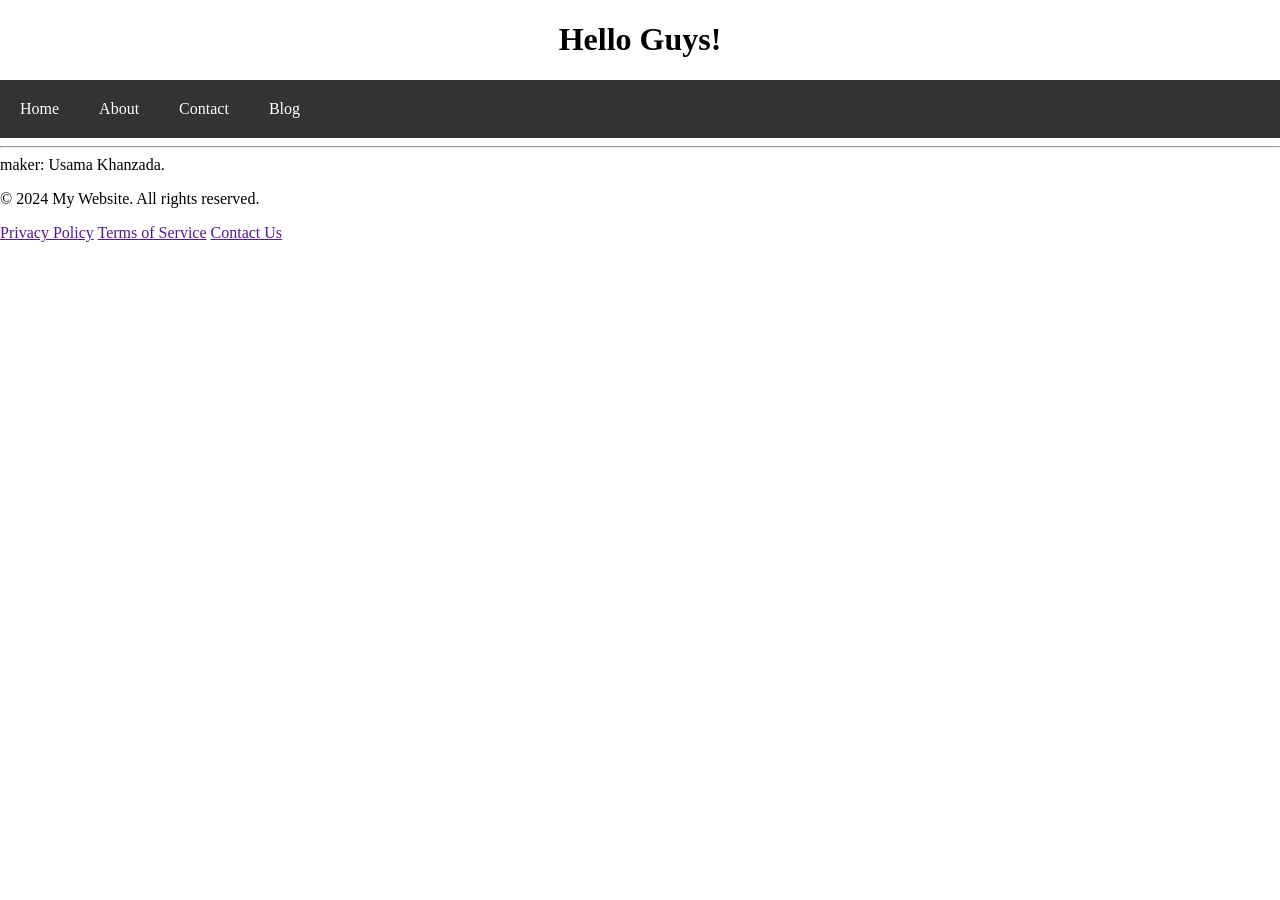
<file: Css.html>
<!DOCTYPE html>
<html lang="en">
<head>
    <meta charset="UTF-8">
    <meta name="viewport" content="width=device-width, initial-scale=1.0">
    <title>My Css prctice</title>
    <link rel="stylesheet" href="Style.css">
</head>
<body>
    <header>
    <h1>Hello Guys!</h1>
    </header>
    <main> 
       <nav class="navbar">
        <ul>
            <li><a href="First Lesson.html">Home</a></li>
            <li><a href="hayat foods.html">About</a></li>
            <li><a href="GamingTournamentPage.html">Contact</a></li>
            <li><a href="">Blog</a></li>
        </ul>
       </nav>
    
    </main>
    
    </main>
    <footer>
        <hr>
        
        maker: Usama Khanzada.<br>
        <p>&copy; 2024 My Website. All rights reserved.</p>
        <a href="">Privacy Policy</a>
        <a href="">Terms of Service</a>
        <a href="">Contact Us</a>
    </footer>
</body>
</html>
</file>
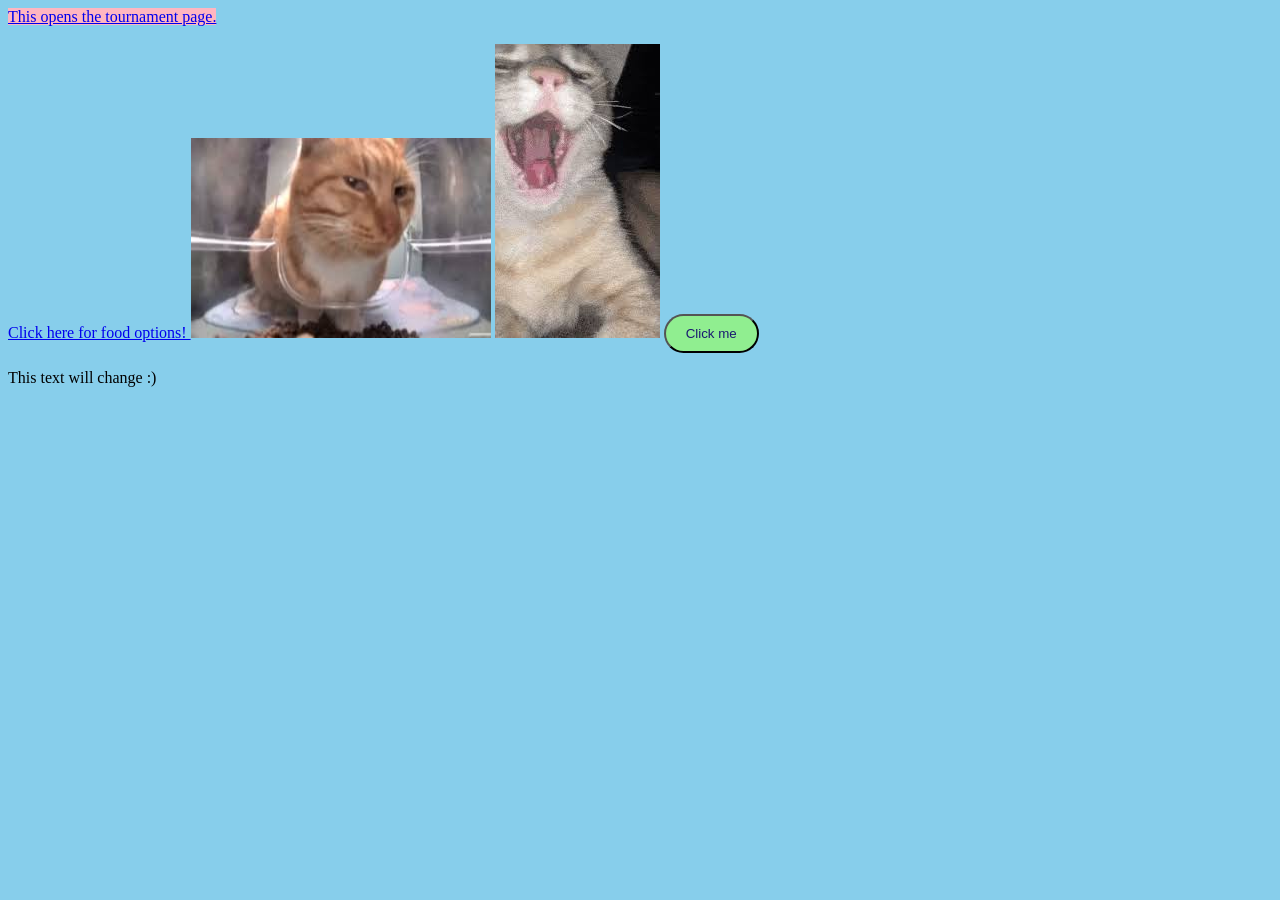
<file: First Lesson.html>
<!DOCTYPE html>
<html  style="background-color:skyblue;"lang="en">
<head>
    <title>First Lesson</title>
    <link rel="icon" type="image/jpg" href="Cat br.jpg">
</head>
<body>
<a  style="background-color:lightpink; "
href="GamingTournamentPage.html"
title="This opens the tournament page"
> This opens the tournament page.</a>
<br> <br>
   
<a href="hayat foods.html"
title="This Opens food page"
> Click here for food options! </a>
<img   src="cat.jfif"
alt="A mogging cat"
title="This is a cat" height="200" width="300">
<img src="cat.gif"
alt="A mogging cat"
title="This is a gif" " >

<button  onclick="DoSomething()" style="background-color:lightgreen; color: midnightblue; padding: 10px 20px; border-radius: 25px; cursor: pointer;"> Click me</button>
<p id="text"> This text will change :) </p>
<script>
function DoSomething(){
    document.getElementById("text").innerHTML = "See the magic?";
}
</script>
</body>
</html>
</file>
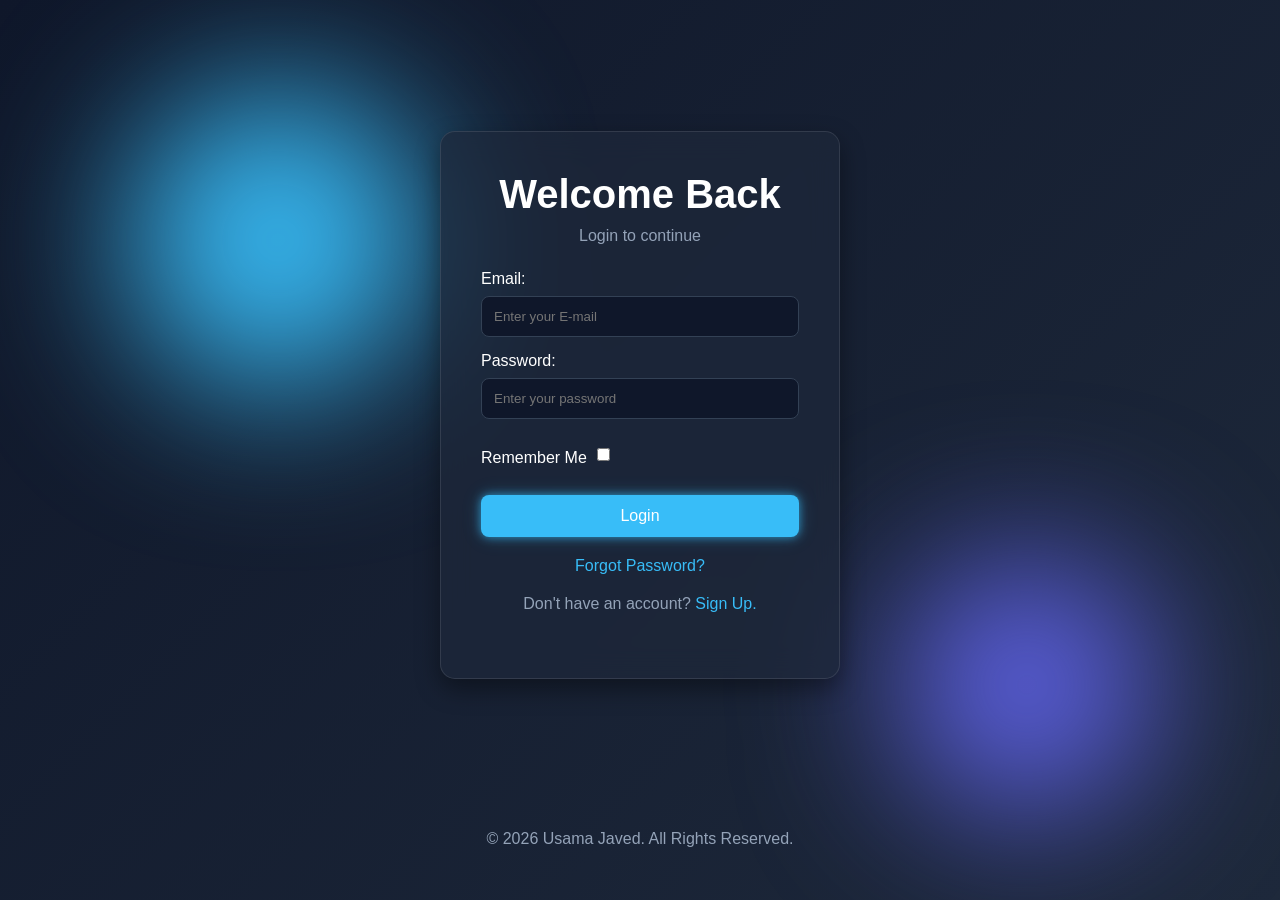
<file: Form.html>
<!DOCTYPE html>
<html lang="en">
<head>
    <meta charset="UTF-8">
    <meta name="viewport" content="width=device-width, initial-scale=1.0">
    <title>Login Page</title>
    <link rel="stylesheet" href="form.css">
</head>
<body>
    <header>
        
    </header>
    <div class="blob blob1"></div>
<div class="blob blob2"></div>
    <main>
        <section>
            <h1>Welcome Back</h1>
            <p>Login to continue</p>

       
        <form>
            <label for="email">Email:</label>
            <input id="email" type="email" placeholder="Enter your E-mail" required>
            
            <label for="Pass">Password:</label>
            <input id="Pass" type="password" placeholder="Enter your password"required>
            
           <div class="remember">
    
   
            <label for="remember">Remember Me</label>
            <input type="checkbox" id="remember">
        </div>
        <button>Login</button>
            
        </form> 
  
    <a class="forgot" href="#">
        Forgot Password?
    </a>
    <p class="signup">Don't have an account?
       <a href="#">Sign Up.</a>
    </p>
      </section>

    </main>
    <footer>
       
        &copy; 2026 Usama Javed. All Rights Reserved.

    </footer>
</body>
</html>
</file>
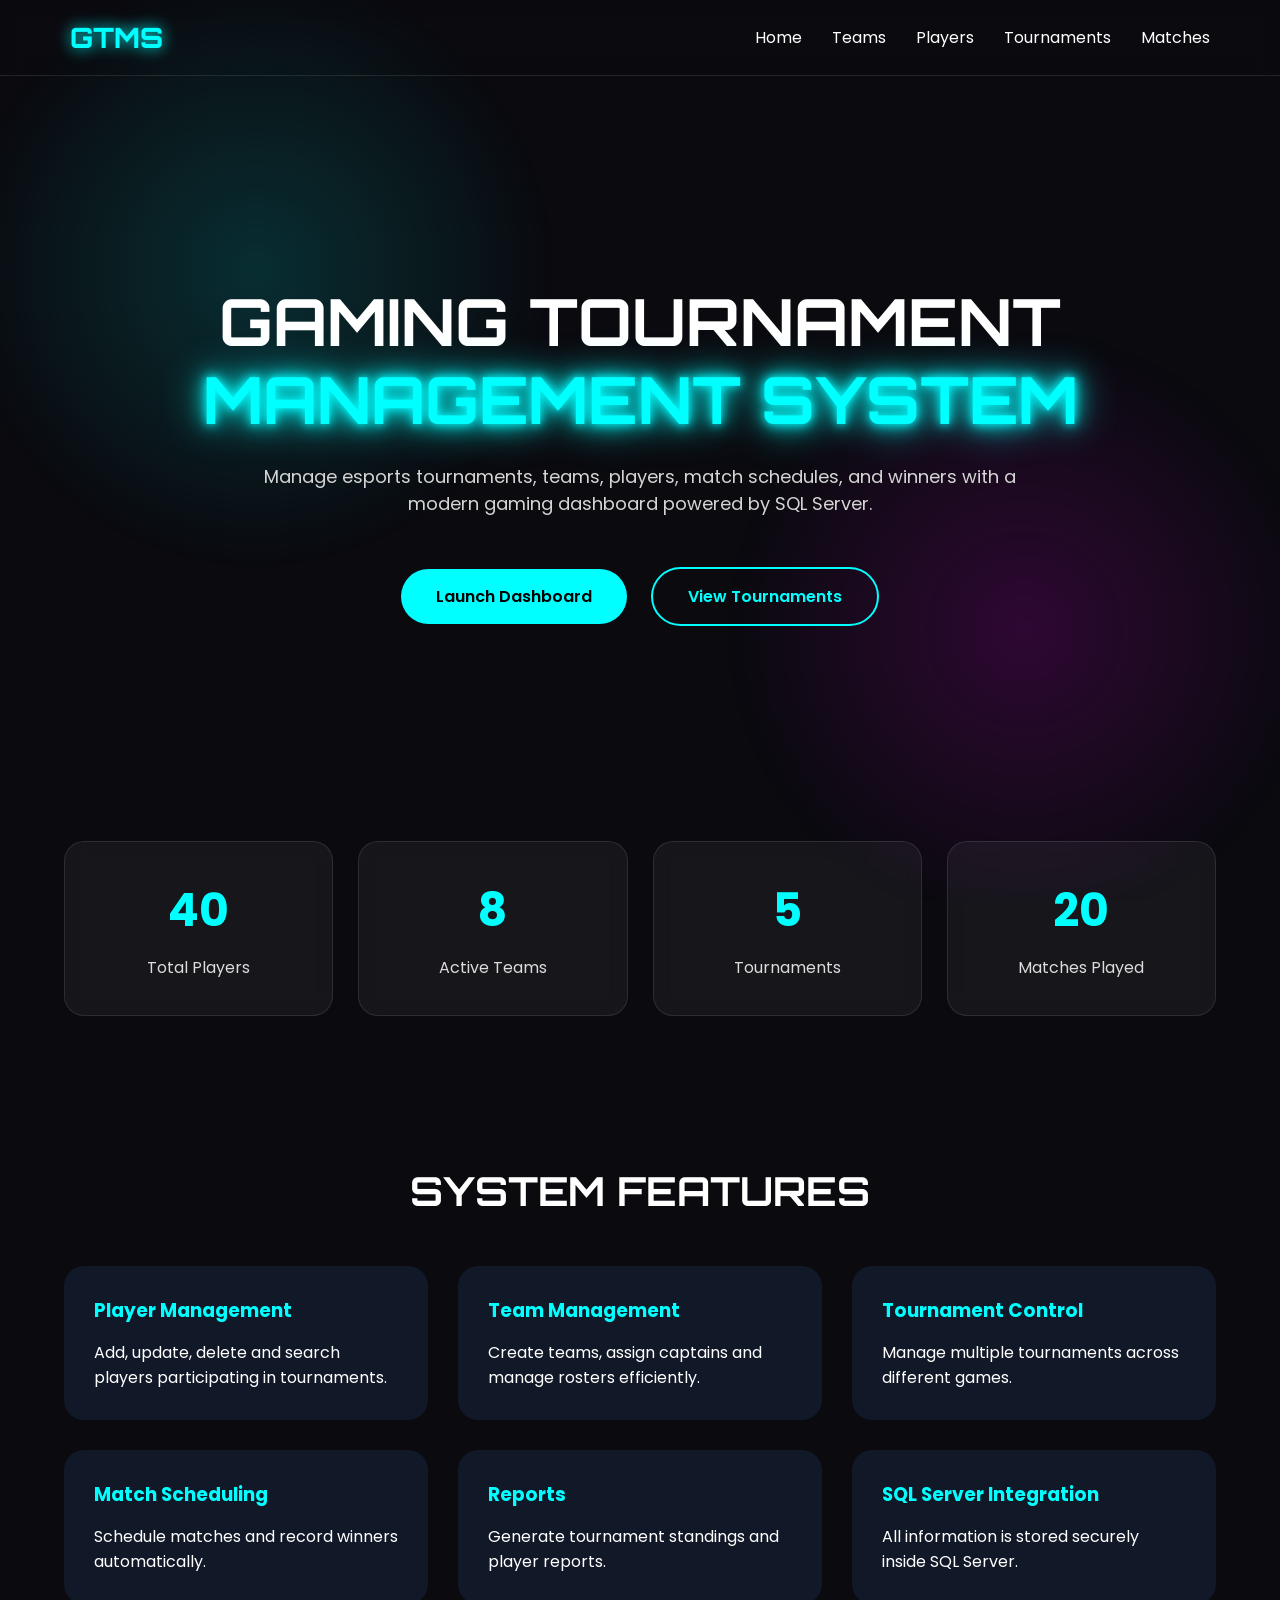
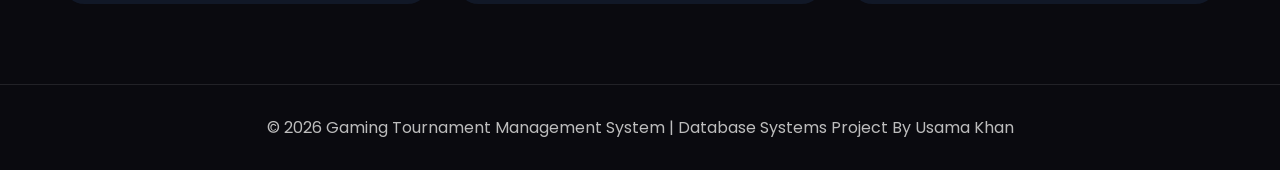
<file: GamingTournamentPage.html>
<!DOCTYPE html>
<html lang="en">
<head>
<meta charset="UTF-8">
<meta name="viewport" content="width=device-width, initial-scale=1.0">
<title>Gaming Tournament Management System</title>

<link href="https://fonts.googleapis.com/css2?family=Orbitron:wght@400;600;800&family=Poppins:wght@300;400;500;600&display=swap" rel="stylesheet">

<style>

*{
    margin:0;
    padding:0;
    box-sizing:border-box;
}

body{
    font-family:'Poppins',sans-serif;
    background:#0a0a0f;
    color:white;
    overflow-x:hidden;
}

/* Animated Background */

body::before{
    content:'';
    position:fixed;
    width:100%;
    height:100%;
    background:
    radial-gradient(circle at 20% 30%, rgba(0,255,255,.15), transparent 25%),
    radial-gradient(circle at 80% 70%, rgba(255,0,255,.15), transparent 25%);
    animation: pulse 8s infinite alternate;
    z-index:-1;
}

@keyframes pulse{
    from{
        transform:scale(1);
    }
    to{
        transform:scale(1.2);
    }
}

/* Navbar */

nav{
    display:flex;
    justify-content:space-between;
    align-items:center;
    padding:20px 70px;
    backdrop-filter:blur(10px);
    border-bottom:1px solid rgba(255,255,255,.1);
}

.logo{
    font-family:'Orbitron';
    font-size:28px;
    font-weight:800;
    color:#00ffff;
    text-shadow:0 0 15px cyan;
}

.nav-links{
    display:flex;
    gap:30px;
}

.nav-links a{
    color:white;
    text-decoration:none;
    transition:.3s;
}

.nav-links a:hover{
    color:#00ffff;
}

/* Hero Section */

.hero{
    min-height:85vh;
    display:flex;
    justify-content:center;
    align-items:center;
    text-align:center;
    flex-direction:column;
    padding:20px;
}

.hero h1{
    font-family:'Orbitron';
    font-size:65px;
    max-width:1000px;
    line-height:1.2;
    text-transform:uppercase;
}

.glow{
    color:#00ffff;
    text-shadow:
    0 0 10px #00ffff,
    0 0 20px #00ffff,
    0 0 40px #00ffff;
}

.hero p{
    margin-top:25px;
    max-width:800px;
    color:#d5d5d5;
    font-size:18px;
}

.btn-group{
    margin-top:40px;
}

.btn{
    display:inline-block;
    padding:15px 35px;
    margin:10px;
    border-radius:50px;
    text-decoration:none;
    transition:.4s;
    font-weight:600;
}

.btn-primary{
    background:#00ffff;
    color:black;
}

.btn-primary:hover{
    transform:translateY(-5px);
    box-shadow:0 0 25px cyan;
}

.btn-secondary{
    border:2px solid #00ffff;
    color:#00ffff;
}

.btn-secondary:hover{
    background:#00ffff;
    color:black;
}

/* Stats */

.stats{
    width:90%;
    margin:auto;
    display:grid;
    grid-template-columns:repeat(auto-fit,minmax(220px,1fr));
    gap:25px;
    padding-bottom:70px;
}

.card{
    background:rgba(255,255,255,.05);
    border:1px solid rgba(255,255,255,.1);
    border-radius:20px;
    padding:35px;
    text-align:center;
    transition:.4s;
    backdrop-filter:blur(10px);
}

.card:hover{
    transform:translateY(-10px);
    box-shadow:0 0 25px rgba(0,255,255,.4);
}

.card h2{
    font-size:45px;
    color:#00ffff;
    margin-bottom:10px;
}

.card p{
    color:#dcdcdc;
}

/* Features */

.features{
    width:90%;
    margin:auto;
    padding:80px 0;
}

.section-title{
    text-align:center;
    font-family:'Orbitron';
    margin-bottom:50px;
    font-size:40px;
}

.feature-grid{
    display:grid;
    grid-template-columns:repeat(auto-fit,minmax(280px,1fr));
    gap:30px;
}

.feature{
    padding:30px;
    border-radius:20px;
    background:#111827;
    transition:.4s;
}

.feature:hover{
    transform:scale(1.05);
}

.feature h3{
    color:#00ffff;
    margin-bottom:15px;
}

/* Footer */

footer{
    text-align:center;
    padding:30px;
    border-top:1px solid rgba(255,255,255,.1);
    color:#bdbdbd;
}

</style>
</head>
<body>

<nav>

<div class="logo">
GTMS
</div>

<div class="nav-links">
<a href="#">Home</a>
<a href="#">Teams</a>
<a href="#">Players</a>
<a href="#">Tournaments</a>
<a href="#">Matches</a>
</div>

</nav>

<section class="hero">

<h1>
Gaming Tournament
<span class="glow">Management System</span>
</h1>

<p>
Manage esports tournaments, teams, players, match schedules,
and winners with a modern gaming dashboard powered by SQL Server.
</p>

<div class="btn-group">
<a href="#" class="btn btn-primary">Launch Dashboard</a>
<a href="#" class="btn btn-secondary">View Tournaments</a>
</div>

</section>

<section class="stats">

<div class="card">
<h2>40</h2>
<p>Total Players</p>
</div>

<div class="card">
<h2>8</h2>
<p>Active Teams</p>
</div>

<div class="card">
<h2>5</h2>
<p>Tournaments</p>
</div>

<div class="card">
<h2>20</h2>
<p>Matches Played</p>
</div>

</section>

<section class="features">

<h2 class="section-title">
SYSTEM FEATURES
</h2>

<div class="feature-grid">

<div class="feature">
<h3>Player Management</h3>
<p>
Add, update, delete and search players participating in tournaments.
</p>
</div>

<div class="feature">
<h3>Team Management</h3>
<p>
Create teams, assign captains and manage rosters efficiently.
</p>
</div>

<div class="feature">
<h3>Tournament Control</h3>
<p>
Manage multiple tournaments across different games.
</p>
</div>

<div class="feature">
<h3>Match Scheduling</h3>
<p>
Schedule matches and record winners automatically.
</p>
</div>

<div class="feature">
<h3>Reports</h3>
<p>
Generate tournament standings and player reports.
</p>
</div>

<div class="feature">
<h3>SQL Server Integration</h3>
<p>
All information is stored securely inside SQL Server.
</p>
</div>

</div>

</section>

<footer>
© 2026 Gaming Tournament Management System | Database Systems Project By Usama Khan
</footer>

<script>

const cards=document.querySelectorAll('.card');

window.addEventListener('scroll',()=>{

cards.forEach(card=>{

const pos=card.getBoundingClientRect().top;

if(pos<window.innerHeight-100){
card.style.opacity='1';
card.style.transform='translateY(0)';
}

});

});

cards.forEach(card=>{
card.style.opacity='0';
card.style.transform='translateY(60px)';
card.style.transition='all .8s';
});

</script>

</body>
</html>
</file>
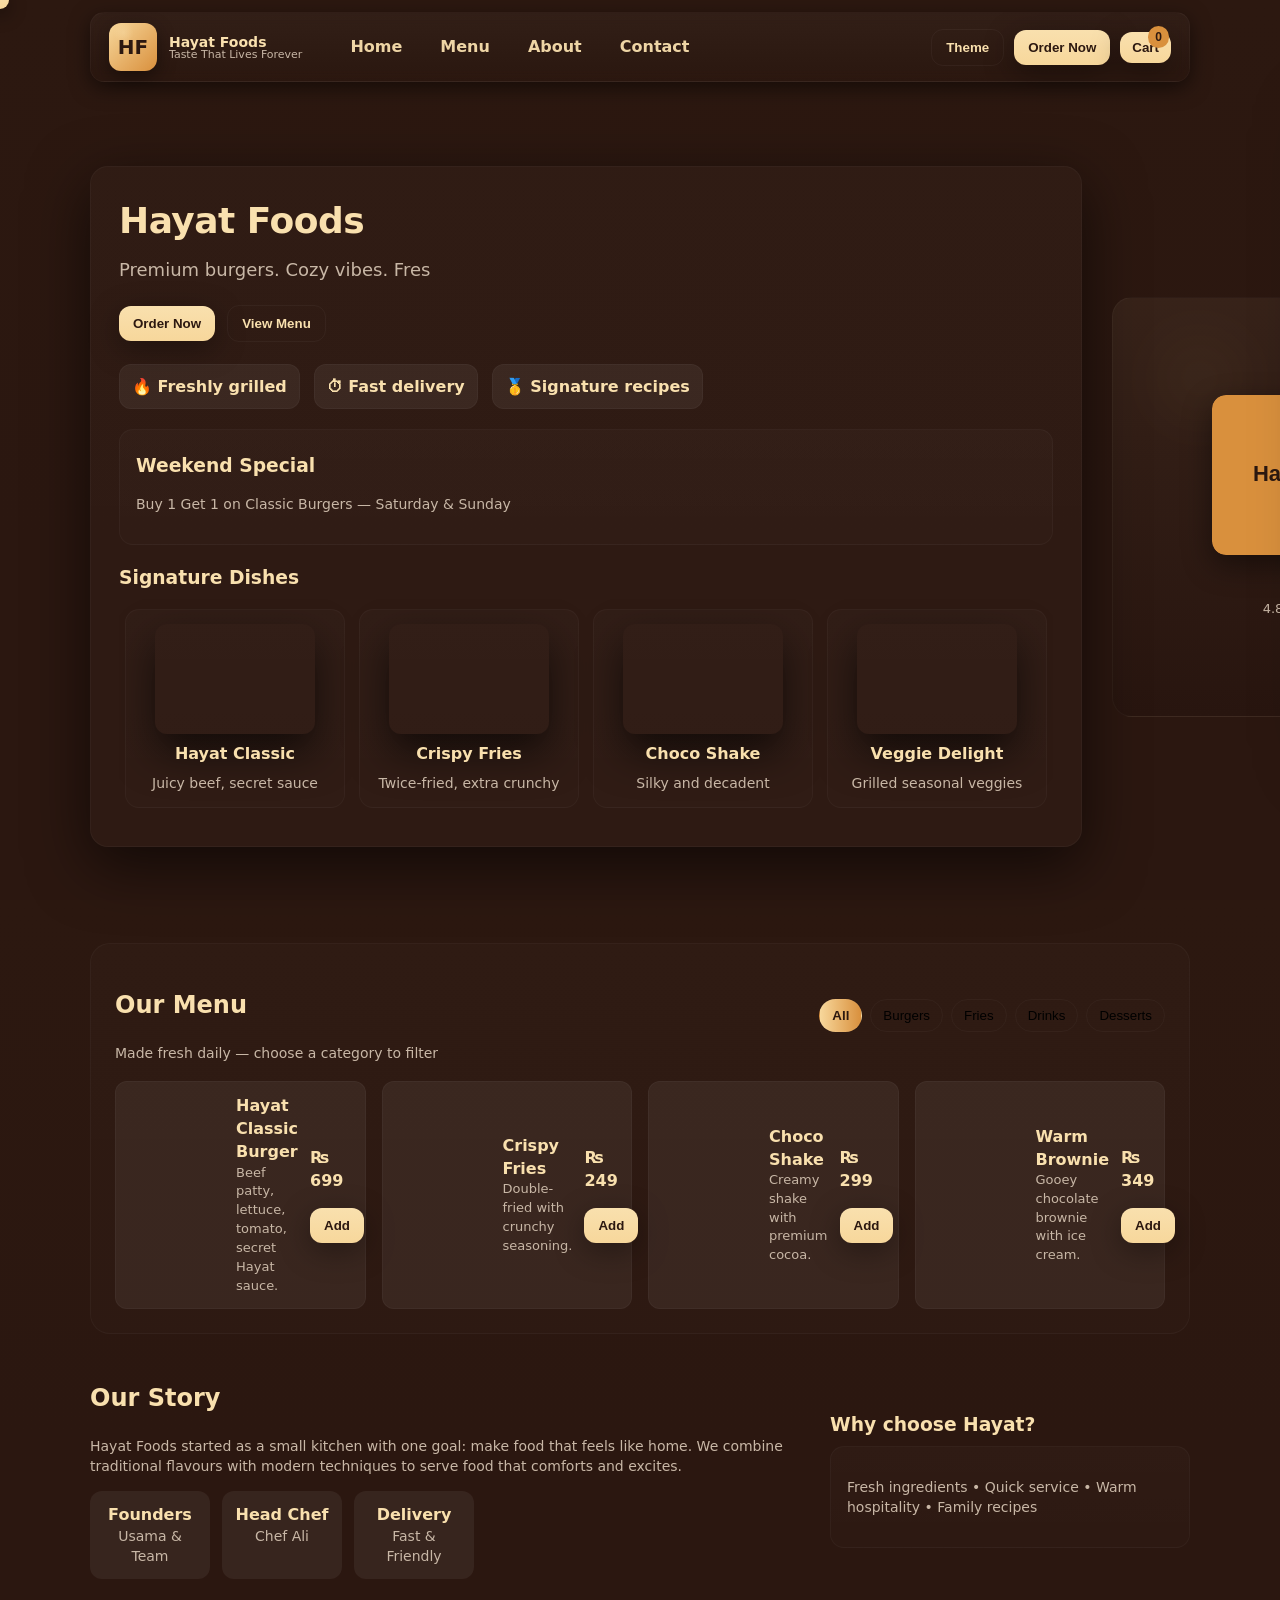
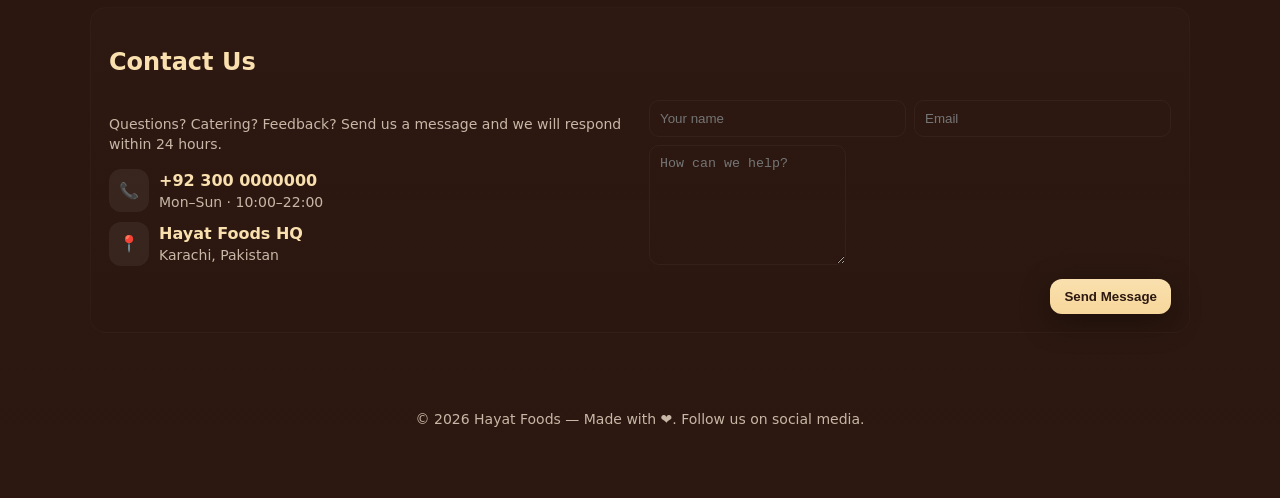
<file: hayat foods.html>
<!doctype html>
<html lang="en">
<head>
  <meta charset="utf-8" />
  <meta name="viewport" content="width=device-width,initial-scale=1" />
  <title>Hayat Foods — Taste That Lives Forever</title>
  <meta name="description" content="Hayat Foods — premium fast food. Burgers, fries, shakes. Order online.">
  <style>
    /* ===========================
       VARIABLES / THEME
       =========================== */
    :root{
      --brown-900: #2C1810;    /* main dark brown */
      --cream-50:  #F9E0AE;    /* cream */
      --cream-100: #F7D79B;
      --muted:     #C8B7A6;
      --white:     #FFFFFF;
      --glass:     rgba(255,255,255,0.06);
      --accent:    #D9903D;
      --shadow:    rgba(6,6,6,0.5);
      --radius-lg: 18px;
      --radius-md: 12px;
      --max-width: 1100px;
      --card-gap: 18px;
      font-family: Inter, system-ui, -apple-system, "Segoe UI", Roboto, "Helvetica Neue", Arial;
      -webkit-font-smoothing:antialiased;
      -moz-osx-font-smoothing:grayscale;
    }

    /* ===========================
       GLOBAL / LAYOUT
       =========================== */
    *{box-sizing:border-box}
    html,body{height:100%}
    body{
      margin:0;
      background:linear-gradient(180deg,var(--brown-900), #2b1710 60%);
      color:var(--cream-50);
      font-size:16px;
      line-height:1.45;
      -webkit-touch-callout:none;
      -webkit-user-select:none;
      user-select:none;
      overflow-x:hidden;
    }
    a{color:inherit;text-decoration:none}
    img{max-width:100%;display:block}

    .container{
      width:calc(100% - 40px);
      max-width:var(--max-width);
      margin:0 auto;
      padding:40px 0;
    }

    /* ===========================
       NAVBAR
       =========================== */
    header{
      position:sticky;
      top:12px;
      z-index:1000;
      width:100%;
      display:flex;
      justify-content:center;
      pointer-events:auto;
    }
    nav{
      width:calc(100% - 40px);
      max-width:var(--max-width);
      background:linear-gradient(180deg, rgba(255,255,255,0.03), rgba(0,0,0,0.02));
      border-radius:14px;
      display:flex;
      align-items:center;
      gap:18px;
      padding:10px 18px;
      box-shadow: 0 6px 20px rgba(0,0,0,0.5);
      backdrop-filter: blur(6px);
      border: 1px solid rgba(255,255,255,0.03);
    }
    .brand{
      display:flex;align-items:center;gap:12px;
    }
    .logo{
      width:48px;height:48px;border-radius:12px;background:
      radial-gradient(circle at 30% 20%, rgba(249,224,174,0.35), transparent 20%),
      linear-gradient(135deg,var(--cream-100), var(--accent));
      display:flex;align-items:center;justify-content:center;font-weight:700;color:var(--brown-900);font-size:20px;
      box-shadow: 0 6px 18px rgba(0,0,0,0.4);
    }
    .title{
      display:flex;flex-direction:column;line-height:1;
    }
    .title .name{font-weight:700;font-size:14px}
    .title .tag{font-size:11px;color:var(--muted)}

    .nav-links{margin-left:18px;display:flex;gap:14px;align-items:center;flex:1}
    .nav-links a{padding:8px 12px;border-radius:10px;color:var(--cream-50);font-weight:600;opacity:0.95}
    .nav-links a:hover{transform:translateY(-3px);background:linear-gradient(90deg, rgba(255,255,255,0.03), rgba(255,255,255,0.02));}

    .actions{display:flex;gap:10px;align-items:center}
    .btn{
      background:linear-gradient(180deg,var(--cream-50), var(--cream-100));
      color:var(--brown-900);padding:10px 14px;border-radius:12px;font-weight:700;border:none;cursor:pointer;
      box-shadow: 0 8px 30px rgba(0,0,0,0.35);
      transform-origin:center;
      transition:transform .22s cubic-bezier(.2,.9,.3,1);
    }
    .btn:active{transform:translateY(1px) scale(.995)}
    .btn.ghost{background:transparent;color:var(--cream-50);border:1px solid rgba(255,255,255,0.04);box-shadow:none}

    .cart-btn{position:relative;padding:8px 12px}
    .cart-count{position:absolute;right:2px;top:-6px;background:var(--accent);color:var(--brown-900);font-weight:800;padding:4px 7px;border-radius:999px;font-size:12px}

    /* ===========================
       HERO SECTION
       =========================== */
    .hero{
      display:grid;
      grid-template-columns: 1fr 420px;
      gap:30px;
      align-items:center;
      padding:56px 0;
    }
    .hero-card{
      background: linear-gradient(180deg, rgba(255,255,255,0.02), rgba(255,255,255,0.015));
      border-radius:var(--radius-lg);
      padding:28px;border:1px solid rgba(255,255,255,0.03);
      box-shadow: 0 18px 60px rgba(0,0,0,0.6);
    }
    .hero h1{font-size:36px;margin:0 0 10px 0;letter-spacing:-0.5px}
    .hero .subtitle{font-size:18px;color:var(--muted);min-height:28px}
    .hero .cta-row{display:flex;gap:12px;margin-top:20px;align-items:center}
    .hero .features{display:flex;gap:14px;margin-top:22px;flex-wrap:wrap}
    .feature{
      background:var(--glass);border-radius:12px;padding:10px 12px;font-weight:700;color:var(--cream-50);
      display:flex;gap:10px;align-items:center;border:1px solid rgba(255,255,255,0.03)
    }

    .hero-visual{
      position:relative;display:flex;align-items:center;justify-content:center;height:420px;border-radius:20px;overflow:visible;
    }
    .food-glass{
      width:420px;height:420px;border-radius:20px;background:
      radial-gradient(circle at 60% 20%, rgba(255,255,255,0.03), transparent 20%),
      linear-gradient(180deg, rgba(249,224,174,0.06), rgba(0,0,0,0.06));
      display:flex;align-items:center;justify-content:center;
      transform:translateY(0);transition:transform .6s cubic-bezier(.2,.9,.3,1);
      border: 1px solid rgba(255,255,255,0.03);
    }
    .food-card{
      width:320px;height:320px;border-radius:16px;background:
      linear-gradient(180deg,#fff0 0%, #fff0 100%);
      display:flex;align-items:center;justify-content:center;flex-direction:column;gap:8px;
      transform-style:preserve-3d;transition:transform .35s ease, box-shadow .35s ease;
      cursor:default;padding:18px;
    }
    .food-image{
      width:220px;height:160px;border-radius:14px;background-image:url('data:image/svg+xml;utf8,<svg xmlns="http://www.w3.org/2000/svg" width="220" height="160"><rect fill="%23d9903d" width="220" height="160" rx="14"/><text x="50%" y="54%" font-size="22" font-family="Arial" font-weight="700" text-anchor="middle" fill="%232C1810">Hayat Burger</text></svg>');background-size:cover;box-shadow: 0 10px 30px rgba(0,0,0,0.45);}
    .price{font-size:20px;font-weight:800;color:var(--cream-50)}
    .rating{color:var(--muted);font-size:13px}

    /* hover pop effect */
    .food-card:hover{transform: translateY(-10px) rotateX(6deg); box-shadow: 0 30px 60px rgba(0,0,0,0.6);}

    /* tiny smoke animation in hero */
    .smoke{
      position:absolute;left:20px;top:20px;width:160px;height:160px;opacity:0.08;
      background:radial-gradient(circle at 40% 40%, rgba(249,224,174,0.9), transparent 40%);
      filter: blur(30px);transform:rotate(12deg);
      animation: drift 6s linear infinite;
    }
    @keyframes drift{
      0%{transform:translateY(0) rotate(0)}
      50%{transform:translateY(-12px) rotate(6deg)}
      100%{transform:translateY(0) rotate(0)}
    }

    /* ===========================
       OFFERS & CARDS
       =========================== */
    .grid{
      display:grid;
      grid-template-columns:repeat(auto-fit,minmax(220px,1fr));
      gap:var(--card-gap);
      margin-top:24px;
    }
    .card{
      background: linear-gradient(180deg, rgba(255,255,255,0.02), rgba(255,255,255,0.01));
      padding:16px;border-radius:14px;border:1px solid rgba(255,255,255,0.03);
      transition:transform .24s ease, box-shadow .24s ease;
      cursor:pointer;
    }
    .card:hover{transform:translateY(-8px); box-shadow: 0 20px 50px rgba(0,0,0,0.55)}
    .card h3{margin:6px 0 0 0}
    .muted{color:var(--muted);font-size:14px}

    /* ===========================
       SIGNATURE DISHES CAROUSEL
       =========================== */
    .carousel{
      display:flex;gap:12px;align-items:center;margin-top:8px;
      overflow:hidden;padding:10px 6px;
    }
    .carousel-track{
      display:flex;gap:14px;transition:transform .6s cubic-bezier(.2,.9,.3,1);
      will-change:transform;
    }
    .dish{
      width:220px;min-width:220px;background:linear-gradient(180deg, rgba(255,255,255,0.02), rgba(255,255,255,0.01));
      border-radius:14px;padding:14px;border:1px solid rgba(255,255,255,0.03);
      display:flex;flex-direction:column;gap:8px;align-items:center;cursor:pointer;
      transform-origin:center;
    }
    .dish:hover{transform:translateY(-8px) scale(1.02)}
    .dish .thumb{width:160px;height:110px;border-radius:12px;background-size:cover;background-position:center;box-shadow:0 18px 40px rgba(0,0,0,0.6)}

    /* ===========================
       MENU SECTION
       =========================== */
    .menu{
      margin-top:40px;padding:24px;background:linear-gradient(180deg, rgba(255,255,255,0.015), rgba(255,255,255,0.01));
      border-radius:20px;border:1px solid rgba(255,255,255,0.03)
    }
    .menu-head{display:flex;justify-content:space-between;align-items:center;gap:12px}
    .filters{display:flex;gap:8px;align-items:center}
    .filter-btn{padding:8px 12px;border-radius:999px;background:transparent;border:1px solid rgba(255,255,255,0.03);cursor:pointer}
    .filter-btn.active{background:linear-gradient(90deg,var(--cream-100),var(--accent));color:var(--brown-900);font-weight:800}
    .menu-grid{display:grid;grid-template-columns:repeat(auto-fit,minmax(240px,1fr));gap:16px;margin-top:18px}

    .menu-item{
      display:flex;gap:12px;align-items:center;padding:12px;border-radius:12px;background:var(--glass);border:1px solid rgba(255,255,255,0.03);
      transition:transform .2s ease, box-shadow .2s ease;
    }
    .menu-item:hover{transform:translateY(-6px);box-shadow:0 20px 40px rgba(0,0,0,0.5)}
    .mi-thumb{width:96px;height:72px;border-radius:10px;background-size:cover;background-position:center;flex-shrink:0}
    .mi-info{flex:1}
    .mi-title{font-weight:800}
    .mi-desc{color:var(--muted);font-size:13px}
    .mi-actions{display:flex;flex-direction:column;gap:8px;align-items:flex-end}

    /* ===========================
       CART SIDEBAR
       =========================== */
    .cart-side{
      position:fixed;right:18px;top:92px;width:340px;max-width:92vw;height:70vh;background:linear-gradient(180deg,#ffffff06,#ffffff03);
      border-radius:16px;padding:18px;border:1px solid rgba(255,255,255,0.03);box-shadow: 0 30px 70px rgba(0,0,0,0.6);
      transform:translateX(120%);transition:transform .45s cubic-bezier(.2,.9,.3,1);
      z-index:2000;
    }
    .cart-side.open{transform:translateX(0)}
    .cart-list{display:flex;flex-direction:column;gap:12px;margin-top:8px;overflow:auto;max-height:44vh;padding-right:6px}
    .cart-item{display:flex;gap:10px;align-items:center}
    .cart-item .ci-thumb{width:64px;height:48px;border-radius:8px;background-size:cover}
    .cart-item .ci-meta{flex:1}
    .cart-summary{margin-top:12px;display:flex;justify-content:space-between;align-items:center;font-weight:800}

    /* ===========================
       ABOUT & CONTACT
       =========================== */
    .about{display:grid;grid-template-columns:1fr 360px;gap:24px;align-items:center;margin-top:28px}
    .team{display:flex;gap:12px;margin-top:10px}
    .member{background:var(--glass);padding:12px;border-radius:12px;text-align:center;width:120px}

    .contact{
      margin-top:28px;padding:18px;border-radius:16px;background:linear-gradient(180deg,#ffffff03,#00000003);border:1px solid rgba(255,255,255,0.02)
    }
    .form-row{display:flex;gap:8px}
    input,textarea{background:transparent;border:1px solid rgba(255,255,255,0.04);padding:10px;border-radius:10px;color:var(--cream-50);outline:none}
    input:focus,textarea:focus{box-shadow: 0 8px 30px rgba(0,0,0,0.6), 0 0 0 4px rgba(249,224,174,0.06);border-color:rgba(249,224,174,0.18)}
    textarea{min-height:120px;resize:vertical}

    /* ===========================
       FOOTER
       =========================== */
    footer{margin-top:48px;padding:28px 0;color:var(--muted);text-align:center;font-size:14px}

    /* ===========================
       CUSTOM CURSOR
       =========================== */
    .cursor{
      position:fixed;left:0;top:0;width:18px;height:18px;border-radius:50%;transform:translate(-50%,-50%);
      background:linear-gradient(180deg,var(--cream-50),var(--cream-100));pointer-events:none;z-index:9999;mix-blend-mode:normal;
      box-shadow:0 6px 18px rgba(0,0,0,0.45);
      transition:transform .12s linear, width .18s ease, height .18s ease, opacity .18s ease;
    }
    .cursor.big{width:52px;height:52px;opacity:.95;mix-blend-mode:screen}

    /* ===========================
       RESPONSIVE
       =========================== */
    @media (max-width:980px){
      .hero{grid-template-columns:1fr;gap:18px}
      .hero-visual{height:360px}
      nav{padding:12px}
      .nav-links{display:none}
    }
    @media (max-width:520px){
      .hero-visual{height:300px}
    }
  </style>
</head>
<body>
  <!-- CUSTOM CURSOR -->
  <div id="custom-cursor" class="cursor" aria-hidden="true"></div>

  <!-- NAVBAR -->
  <header>
    <nav role="navigation" aria-label="Main">
      <div class="brand">
        <div class="logo">HF</div>
        <div class="title">
          <div class="name">Hayat Foods</div>
          <div class="tag">Taste That Lives Forever</div>
        </div>
      </div>

      <div class="nav-links" role="menu" aria-hidden="false">
        <a href="#home">Home</a>
        <a href="#menu">Menu</a>
        <a href="#about">About</a>
        <a href="#contact">Contact</a>
      </div>

      <div class="actions">
        <button class="btn ghost" id="theme-toggle" title="Theme (demo)">Theme</button>
        <button class="btn" id="order-now">Order Now</button>
        <button class="btn cart-btn" id="cart-open" aria-label="Open cart">
          Cart
          <span id="cart-count" class="cart-count">0</span>
        </button>
      </div>
    </nav>
  </header>

  <!-- MAIN CONTENT -->
  <main id="home" class="container" role="main">
    <!-- HERO -->
    <section class="hero">
      <div class="hero-card">
        <h1>Hayat Foods</h1>
        <div class="subtitle" id="hero-sub">Premium burgers. Cozy vibes. Fresh taste.</div>

        <div class="cta-row">
          <button class="btn" id="hero-order">Order Now</button>
          <button class="btn ghost" id="hero-menu">View Menu</button>
        </div>

        <div class="features" aria-hidden="true">
          <div class="feature">🔥 Freshly grilled</div>
          <div class="feature">⏱ Fast delivery</div>
          <div class="feature">🥇 Signature recipes</div>
        </div>

        <div class="card" style="margin-top:20px">
          <h3>Weekend Special</h3>
          <p class="muted">Buy 1 Get 1 on Classic Burgers — Saturday & Sunday</p>
        </div>

        <div style="margin-top:16px">
          <h3 style="margin-bottom:8px">Signature Dishes</h3>
          <div class="carousel" id="carousel">
            <div class="carousel-track" id="carousel-track">
              <div class="dish" data-id="d1">
                <div class="thumb" style="background-image:url('https://images.unsplash.com/photo-1604908177602-9fd402ab6f77?auto=format&fit=crop&w=800&q=60')"></div>
                <div style="font-weight:800">Hayat Classic</div>
                <div class="muted">Juicy beef, secret sauce</div>
              </div>
              <div class="dish" data-id="d2">
                <div class="thumb" style="background-image:url('https://images.unsplash.com/photo-1548943487-a2e4e0b1f1ac?auto=format&fit=crop&w=800&q=60')"></div>
                <div style="font-weight:800">Crispy Fries</div>
                <div class="muted">Twice-fried, extra crunchy</div>
              </div>
              <div class="dish" data-id="d3">
                <div class="thumb" style="background-image:url('https://images.unsplash.com/photo-1611691548693-0b2a4a1d0d3e?auto=format&fit=crop&w=800&q=60')"></div>
                <div style="font-weight:800">Choco Shake</div>
                <div class="muted">Silky and decadent</div>
              </div>
              <div class="dish" data-id="d4">
                <div class="thumb" style="background-image:url('https://images.unsplash.com/photo-1600891964599-f61ba0e24092?auto=format&fit=crop&w=800&q=60')"></div>
                <div style="font-weight:800">Veggie Delight</div>
                <div class="muted">Grilled seasonal veggies</div>
              </div>
            </div>
          </div>
        </div>
      </div>

      <div class="hero-visual" aria-hidden="true">
        <div class="smoke"></div>
        <div class="food-glass">
          <div class="food-card" id="food-card">
            <div class="food-image" aria-hidden="true"></div>
            <div class="price">₨ 699</div>
            <div class="rating">4.8 • 204 Reviews</div>
          </div>
        </div>
      </div>
    </section>

    <!-- MENU -->
    <section id="menu" class="menu" aria-labelledby="menu-title">
      <div class="menu-head">
        <div>
          <h2 id="menu-title">Our Menu</h2>
          <div class="muted">Made fresh daily — choose a category to filter</div>
        </div>
        <div class="filters" role="tablist" aria-label="Menu Filters">
          <button class="filter-btn active" data-filter="all">All</button>
          <button class="filter-btn" data-filter="burgers">Burgers</button>
          <button class="filter-btn" data-filter="fries">Fries</button>
          <button class="filter-btn" data-filter="drinks">Drinks</button>
          <button class="filter-btn" data-filter="desserts">Desserts</button>
        </div>
      </div>

      <!-- grid -->
      <div class="menu-grid" id="menu-grid">
        <!-- menu item example -->
        <div class="menu-item" data-category="burgers" data-id="m1">
          <div class="mi-thumb" style="background-image:url('https://images.unsplash.com/photo-1606756790267-0062a6b7e3ec?auto=format&fit=crop&w=800&q=60')"></div>
          <div class="mi-info">
            <div class="mi-title">Hayat Classic Burger</div>
            <div class="mi-desc">Beef patty, lettuce, tomato, secret Hayat sauce.</div>
          </div>
          <div class="mi-actions">
            <div style="font-weight:800">₨ 699</div>
            <div style="display:flex;gap:8px;margin-top:8px">
              <button class="btn add-cart" data-id="m1">Add</button>
            </div>
          </div>
        </div>

        <div class="menu-item" data-category="fries" data-id="m2">
          <div class="mi-thumb" style="background-image:url('https://images.unsplash.com/photo-1601924582975-9b2b8f8bd9f7?auto=format&fit=crop&w=800&q=60')"></div>
          <div class="mi-info">
            <div class="mi-title">Crispy Fries</div>
            <div class="mi-desc">Double-fried with crunchy seasoning.</div>
          </div>
          <div class="mi-actions">
            <div style="font-weight:800">₨ 249</div>
            <div style="display:flex;gap:8px;margin-top:8px">
              <button class="btn add-cart" data-id="m2">Add</button>
            </div>
          </div>
        </div>

        <div class="menu-item" data-category="drinks" data-id="m3">
          <div class="mi-thumb" style="background-image:url('https://images.unsplash.com/photo-1604908554027-c8d0660a6b2a?auto=format&fit=crop&w=800&q=60')"></div>
          <div class="mi-info">
            <div class="mi-title">Choco Shake</div>
            <div class="mi-desc">Creamy shake with premium cocoa.</div>
          </div>
          <div class="mi-actions">
            <div style="font-weight:800">₨ 299</div>
            <div style="display:flex;gap:8px;margin-top:8px">
              <button class="btn add-cart" data-id="m3">Add</button>
            </div>
          </div>
        </div>

        <div class="menu-item" data-category="desserts" data-id="m4">
          <div class="mi-thumb" style="background-image:url('https://images.unsplash.com/photo-1604908177601-8a6b1a0d2b0a?auto=format&fit=crop&w=800&q=60')"></div>
          <div class="mi-info">
            <div class="mi-title">Warm Brownie</div>
            <div class="mi-desc">Gooey chocolate brownie with ice cream.</div>
          </div>
          <div class="mi-actions">
            <div style="font-weight:800">₨ 349</div>
            <div style="display:flex;gap:8px;margin-top:8px">
              <button class="btn add-cart" data-id="m4">Add</button>
            </div>
          </div>
        </div>

        <!-- more items could be dynamically inserted -->
      </div>
    </section>

    <!-- ABOUT -->
    <section id="about" class="about" aria-labelledby="about-title">
      <div>
        <h2 id="about-title">Our Story</h2>
        <p class="muted">Hayat Foods started as a small kitchen with one goal: make food that feels like home. We combine traditional flavours with modern techniques to serve food that comforts and excites.</p>

        <div class="team">
          <div class="member">
            <div style="font-weight:800">Founders</div>
            <div class="muted">Usama & Team</div>
          </div>
          <div class="member">
            <div style="font-weight:800">Head Chef</div>
            <div class="muted">Chef Ali</div>
          </div>
          <div class="member">
            <div style="font-weight:800">Delivery</div>
            <div class="muted">Fast & Friendly</div>
          </div>
        </div>
      </div>

      <div>
        <h3 style="margin-bottom:8px">Why choose Hayat?</h3>
        <div class="card">
          <p class="muted">Fresh ingredients • Quick service • Warm hospitality • Family recipes</p>
        </div>
      </div>
    </section>

    <!-- CONTACT -->
    <section id="contact" class="contact" aria-labelledby="contact-title">
      <h2 id="contact-title">Contact Us</h2>
      <div style="display:flex;gap:18px;flex-wrap:wrap;margin-top:12px">
        <div style="flex:1;min-width:280px">
          <p class="muted">Questions? Catering? Feedback? Send us a message and we will respond within 24 hours.</p>
          <div style="margin-top:12px">
            <div style="display:flex;gap:10px;align-items:center">
              <div style="background:var(--glass);padding:10px;border-radius:12px">📞</div>
              <div>
                <div style="font-weight:800">+92 300 0000000</div>
                <div class="muted">Mon–Sun · 10:00–22:00</div>
              </div>
            </div>

            <div style="display:flex;gap:10px;align-items:center;margin-top:10px">
              <div style="background:var(--glass);padding:10px;border-radius:12px">📍</div>
              <div>
                <div style="font-weight:800">Hayat Foods HQ</div>
                <div class="muted">Karachi, Pakistan</div>
              </div>
            </div>
          </div>
        </div>

        <form id="contact-form" style="flex:1;min-width:300px;max-width:560px">
          <div style="display:flex;gap:8px;margin-bottom:8px">
            <input type="text" id="name" placeholder="Your name" required style="flex:1">
            <input type="email" id="email" placeholder="Email" required style="flex:1">
          </div>
          <textarea id="message" placeholder="How can we help?" required></textarea>
          <div style="display:flex;justify-content:flex-end;margin-top:8px">
            <button class="btn" type="submit">Send Message</button>
          </div>
        </form>
      </div>
    </section>

    <footer>
      © <span id="year"></span> Hayat Foods — Made with ❤️. Follow us on social media.
    </footer>

  </main>

  <!-- CART SIDEBAR -->
  <aside id="cart" class="cart-side" aria-hidden="true">
    <h3 style="margin:0">Your Order</h3>
    <div class="muted">Items in cart</div>
    <div class="cart-list" id="cart-list" role="list"></div>
    <div class="cart-summary">
      <div>Total</div>
      <div id="cart-total">₨ 0</div>
    </div>
    <div style="display:flex;gap:8px;margin-top:12px">
      <button class="btn" id="checkout">Checkout</button>
      <button class="btn ghost" id="cart-close">Close</button>
    </div>
  </aside>

  <script>
    /* ===========================
       UTILITY / DATABASE (SAMPLE)
       =========================== */
    const menuData = {
      m1: { id:'m1', title:'Hayat Classic Burger', price:699, category:'burgers', img:'https://images.unsplash.com/photo-1606756790267-0062a6b7e3ec?auto=format&fit=crop&w=800&q=60' },
      m2: { id:'m2', title:'Crispy Fries', price:249, category:'fries', img:'https://images.unsplash.com/photo-1601924582975-9b2b8f8bd9f7?auto=format&fit=crop&w=800&q=60' },
      m3: { id:'m3', title:'Choco Shake', price:299, category:'drinks', img:'https://images.unsplash.com/photo-1604908554027-c8d0660a6b2a?auto=format&fit=crop&w=800&q=60' },
      m4: { id:'m4', title:'Warm Brownie', price:349, category:'desserts', img:'https://images.unsplash.com/photo-1604908177601-8a6b1a0d2b0a?auto=format&fit=crop&w=800&q=60' }
    };

    /* ===========================
       HERO: Typewriter subtitle
       =========================== */
    (function heroTypewriter(){
      const text = ['Premium burgers. Cozy vibes. Fresh taste.','Family recipes. Modern twist.','Warm. Crisp. Delicious.'];
      let i=0, j=0, forward=true;
      const el = document.getElementById('hero-sub');
      setInterval(()=> {
        const s = text[i];
        if(forward){
          j++;
          el.textContent = s.slice(0,j);
          if(j>=s.length){ forward=false; setTimeout(()=>{},700) }
        } else {
          j--;
          el.textContent = s.slice(0,j);
          if(j<=0){ forward=true; i=(i+1)%text.length; }
        }
      },40);
    })();

    /* ===========================
       CAROUSEL (auto-scroll + drag)
       =========================== */
    (function carousel(){
      const track = document.getElementById('carousel-track');
      let pos = 0;
      const step = 234; // approx width + gap
      let w = track.scrollWidth;
      let timer;
      function auto(){
        timer = setInterval(()=>{
          pos += step;
          if(pos > track.scrollWidth - track.offsetWidth) pos = 0;
          track.style.transform = `translateX(-${pos}px)`;
        },2800);
      }
      auto();

      // pause on hover
      track.parentElement.addEventListener('mouseenter', ()=> clearInterval(timer));
      track.parentElement.addEventListener('mouseleave', auto);

      // clicking dish opens quick preview (small modal effect)
      [...track.querySelectorAll('.dish')].forEach(d=>{
        d.addEventListener('click', ()=> {
          const id = d.dataset.id;
          alert('Quick preview: ' + d.querySelector('div:nth-child(2)').textContent + ' — Add to menu to order.');
        });
      });
    })();

    /* ===========================
       MENU FILTERS
       =========================== */
    (function filters(){
      const buttons = document.querySelectorAll('.filter-btn');
      const grid = document.getElementById('menu-grid');
      buttons.forEach(b=>{
        b.addEventListener('click', ()=> {
          buttons.forEach(x=>x.classList.remove('active'));
          b.classList.add('active');
          const f = b.dataset.filter;
          const items = grid.querySelectorAll('.menu-item');
          items.forEach(it => {
            if(f==='all' || it.dataset.category === f) it.style.display = 'flex';
            else it.style.display = 'none';
          });
        });
      });
    })();

    /* ===========================
       CUSTOM CURSOR
       =========================== */
    (function cursor(){
      const cur = document.getElementById('custom-cursor');
      let mouse = {x:window.innerWidth/2,y:window.innerHeight/2};
      document.addEventListener('mousemove', e=>{
        mouse.x = e.clientX; mouse.y = e.clientY;
        cur.style.left = mouse.x + 'px'; cur.style.top = mouse.y + 'px';
      });
      // enlarge on interactive hover
      const hoverables = document.querySelectorAll('.btn, .dish, .menu-item, .card, .add-cart');
      hoverables.forEach(el=>{
        el.addEventListener('mouseenter', ()=> cur.classList.add('big'));
        el.addEventListener('mouseleave', ()=> cur.classList.remove('big'));
      });
      // disappear near form inputs for natural typing
      const inputs = document.querySelectorAll('input, textarea');
      inputs.forEach(i=>{
        i.addEventListener('focus', ()=> cur.style.opacity = 0);
        i.addEventListener('blur', ()=> cur.style.opacity = 1);
      });
    })();

    /* ===========================
       CART: simple in-memory cart
       =========================== */
    (function cartModule(){
      const cartOpen = document.getElementById('cart-open');
      const cartClose = document.getElementById('cart-close');
      const cartEl = document.getElementById('cart');
      const cartList = document.getElementById('cart-list');
      const cartCount = document.getElementById('cart-count');
      const cartTotal = document.getElementById('cart-total');
      const checkoutBtn = document.getElementById('checkout');
      const addButtons = document.querySelectorAll('.add-cart');

      let cart = {}; // id -> qty

      function updateUI(){
        cartList.innerHTML = '';
        let total = 0, items = 0;
        Object.keys(cart).forEach(id=>{
          const qty = cart[id];
          const item = menuData[id];
          items += qty;
          total += item.price * qty;
          const node = document.createElement('div');
          node.className = 'cart-item';
          node.innerHTML = `
            <div class="ci-thumb" style="background-image:url('${item.img}')"></div>
            <div class="ci-meta">
              <div style="font-weight:800">${item.title}</div>
              <div class="muted">₨ ${item.price} • x${qty}</div>
            </div>
            <div style="display:flex;flex-direction:column;gap:6px;align-items:flex-end">
              <button class="btn small inc" data-id="${id}" style="padding:6px 8px;font-size:13px">+</button>
              <button class="btn ghost small dec" data-id="${id}" style="padding:6px 8px;font-size:13px">−</button>
            </div>
          `;
          cartList.appendChild(node);
        });
        cartCount.textContent = items;
        cartTotal.textContent = '₨ ' + total;
      }

      function openCart(){ cartEl.classList.add('open'); cartEl.setAttribute('aria-hidden','false'); }
      function closeCart(){ cartEl.classList.remove('open'); cartEl.setAttribute('aria-hidden','true'); }

      cartOpen.addEventListener('click', openCart);
      cartClose.addEventListener('click', closeCart);

      // add event on add buttons
      addButtons.forEach(btn=>{
        btn.addEventListener('click', ()=>{
          const id = btn.dataset.id;
          cart[id] = (cart[id]||0) + 1;
          // small visual feedback: animate button
          btn.animate([{transform:'scale(1)'},{transform:'scale(0.92)'},{transform:'scale(1)'}], {duration:260});
          updateUI();
          openCart();
        });
      });

      // handle increment/decrement in cart (delegation)
      cartList.addEventListener('click', (e)=>{
        const inc = e.target.closest('.inc');
        const dec = e.target.closest('.dec');
        if(inc){ const id=inc.dataset.id; cart[id]=(cart[id]||0)+1; updateUI(); }
        if(dec){ const id=dec.dataset.id; cart[id]=(cart[id]||0)-1; if(cart[id]<=0) delete cart[id]; updateUI(); }
      });

      // Checkout (demo)
      checkoutBtn.addEventListener('click', ()=>{
        if(Object.keys(cart).length === 0){ alert('Your cart is empty.'); return; }
        alert('Checkout demo: Order placed! (this is a demo flow).');
        cart = {}; updateUI(); closeCart();
      });

      // close when clicking outside (simple)
      document.addEventListener('click', (e)=>{
        if(!e.target.closest('.cart-side') && !e.target.closest('.cart-btn')) {
          closeCart();
        }
      });

      // expose for other parts if needed
      window.hayatCart = { add: (id, qty=1)=> { cart[id]=(cart[id]||0)+qty; updateUI(); } };
    })();

    /* ===========================
       HERO ICON INTERACTIONS: small tilt based on mouse
       =========================== */
    (function heroTilt(){
      const card = document.getElementById('food-card');
      const glass = document.querySelector('.food-glass');
      glass.addEventListener('mousemove', (e)=>{
        const r = glass.getBoundingClientRect();
        const cx = r.left + r.width/2;
        const cy = r.top + r.height/2;
        const dx = (e.clientX - cx);
        const dy = (e.clientY - cy);
        const rx = Math.max(-8, Math.min(8, -dy/25));
        const ry = Math.max(-14, Math.min(14, dx/25));
        card.style.transform = `translateY(-6px) rotateX(${rx}deg) rotateY(${ry}deg)`;
      });
      glass.addEventListener('mouseleave', ()=> card.style.transform = '');
    })();

    /* ===========================
       CONTACT FORM (demo)
       =========================== */
    (function contact(){
      const form = document.getElementById('contact-form');
      form.addEventListener('submit', (e)=>{
        e.preventDefault();
        const name = form.querySelector('#name').value.trim();
        const email = form.querySelector('#email').value.trim();
        const message = form.querySelector('#message').value.trim();
        if(!name || !email || !message){ alert('Please fill the form.'); return; }
        // demo: show message and reset
        alert('Thanks, ' + name + '! We received your message — this is a demo response.');
        form.reset();
      });
    })();

    /* ===========================
       SMALL UI HELPERS
       =========================== */
    // year in footer
    document.getElementById('year').textContent = new Date().getFullYear();

    // link actions for menu and order buttons
    document.getElementById('hero-menu').addEventListener('click', ()=> location.hash = '#menu');
    document.getElementById('hero-order').addEventListener('click', ()=> document.getElementById('cart-open').click());
    document.getElementById('order-now').addEventListener('click', ()=> document.getElementById('cart-open').click());

    // simple reveal on scroll
    (function reveal(){
      const obs = new IntersectionObserver(entries=>{
        entries.forEach(en=>{
          if(en.isIntersecting) en.target.style.transform = 'translateY(0)';
        });
      }, {threshold:0.08});
      document.querySelectorAll('.card, .dish, .menu-item, .about, .contact').forEach(el=>{
        el.style.transform = 'translateY(12px)';
        el.style.transition = 'transform .7s cubic-bezier(.2,.9,.3,1)';
        obs.observe(el);
      });
    })();

    // theme toggle - demo that flips accent slightly
    (function themeToggle(){
      const toggle = document.getElementById('theme-toggle');
      let alt=false;
      toggle.addEventListener('click', ()=>{
        alt = !alt;
        if(alt){
          document.documentElement.style.setProperty('--cream-50','#F5EDD6');
          document.documentElement.style.setProperty('--accent','#B6732A');
        } else {
          document.documentElement.style.setProperty('--cream-50','#F9E0AE');
          document.documentElement.style.setProperty('--accent','#D9903D');
        }
        toggle.animate([{transform:'rotate(0)'},{transform:'rotate(25deg)'},{transform:'rotate(0)'}],{duration:420});
      });
    })();

    /* ===========================
       Accessibility hints: keyboard open cart using 'c'
       =========================== */
    document.addEventListener('keydown', (e)=>{
      if(e.key==='c' || e.key==='C'){ document.getElementById('cart-open').click(); }
    });

    /* ===========================
       Small performance note:
       Images used are remote Unsplash links (demo). For production, replace with optimized assets.
       =========================== */

  </script>
</body>
</html>
</file>
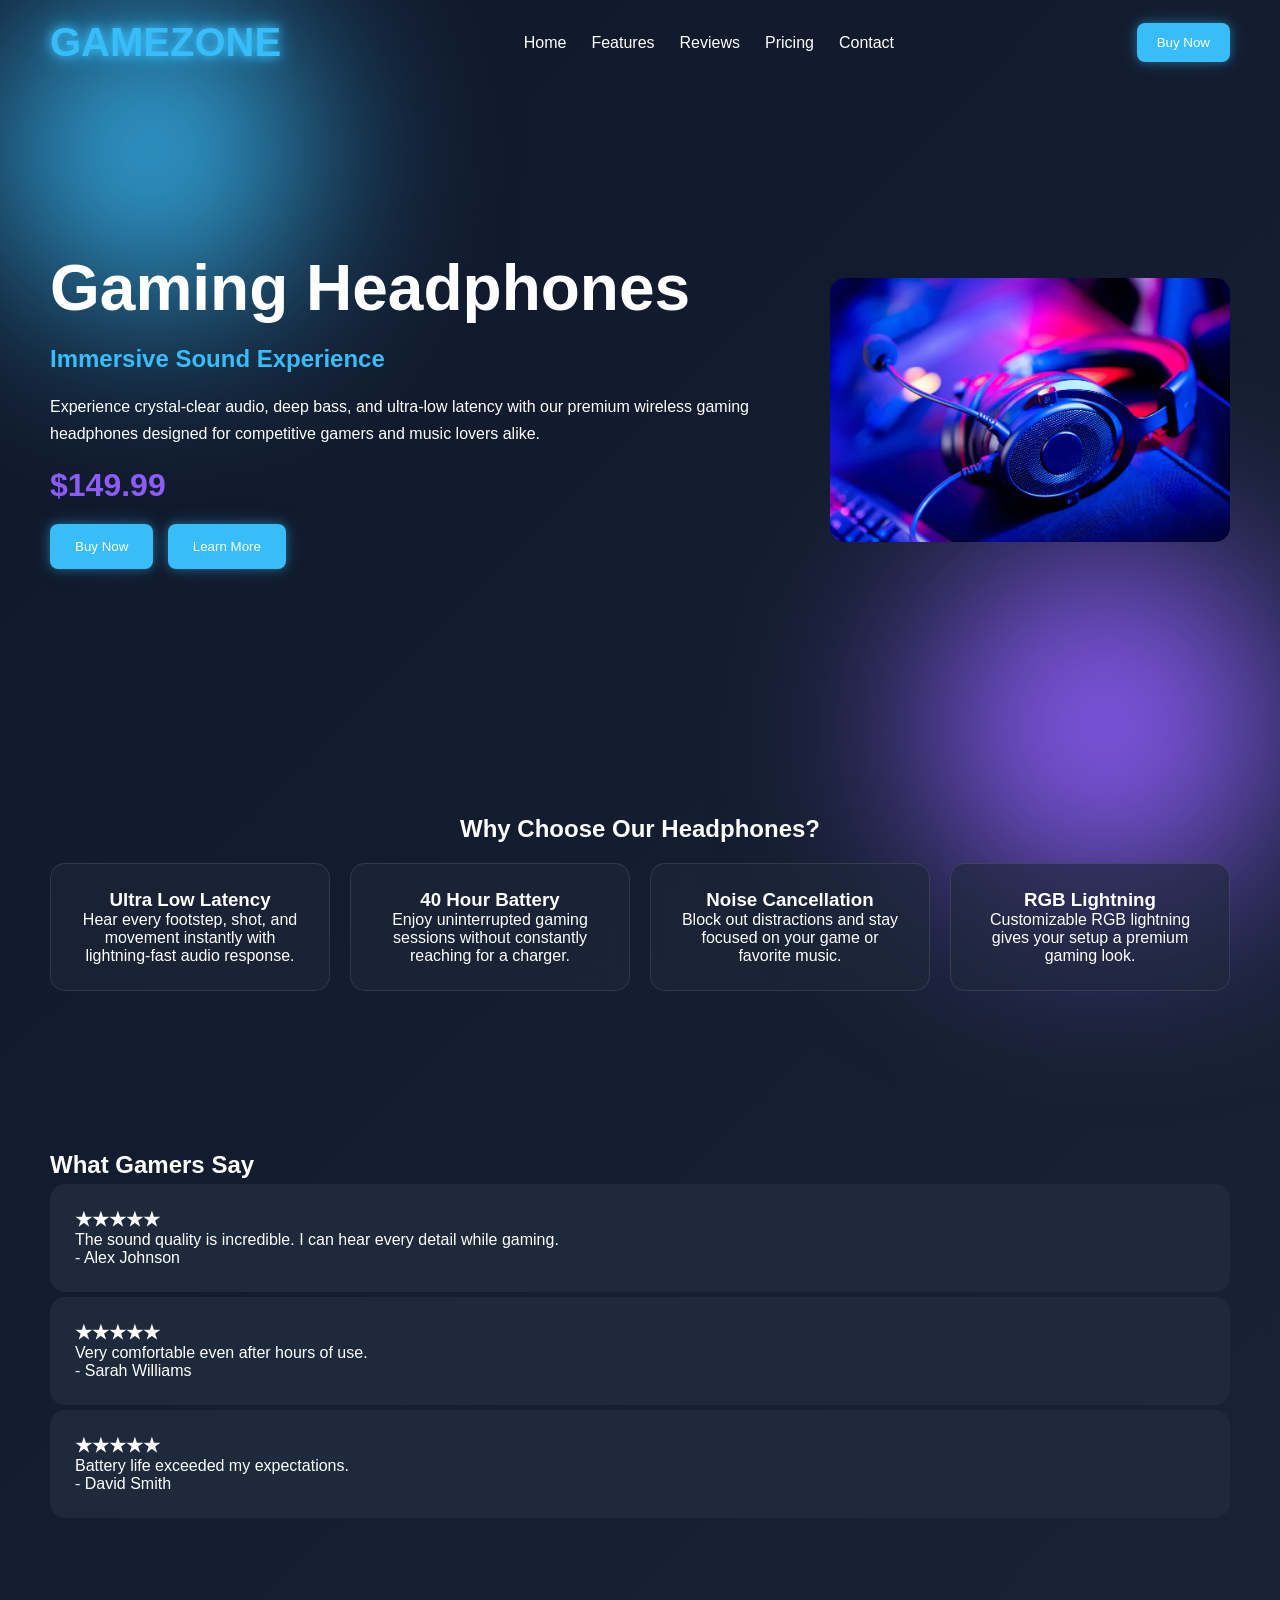
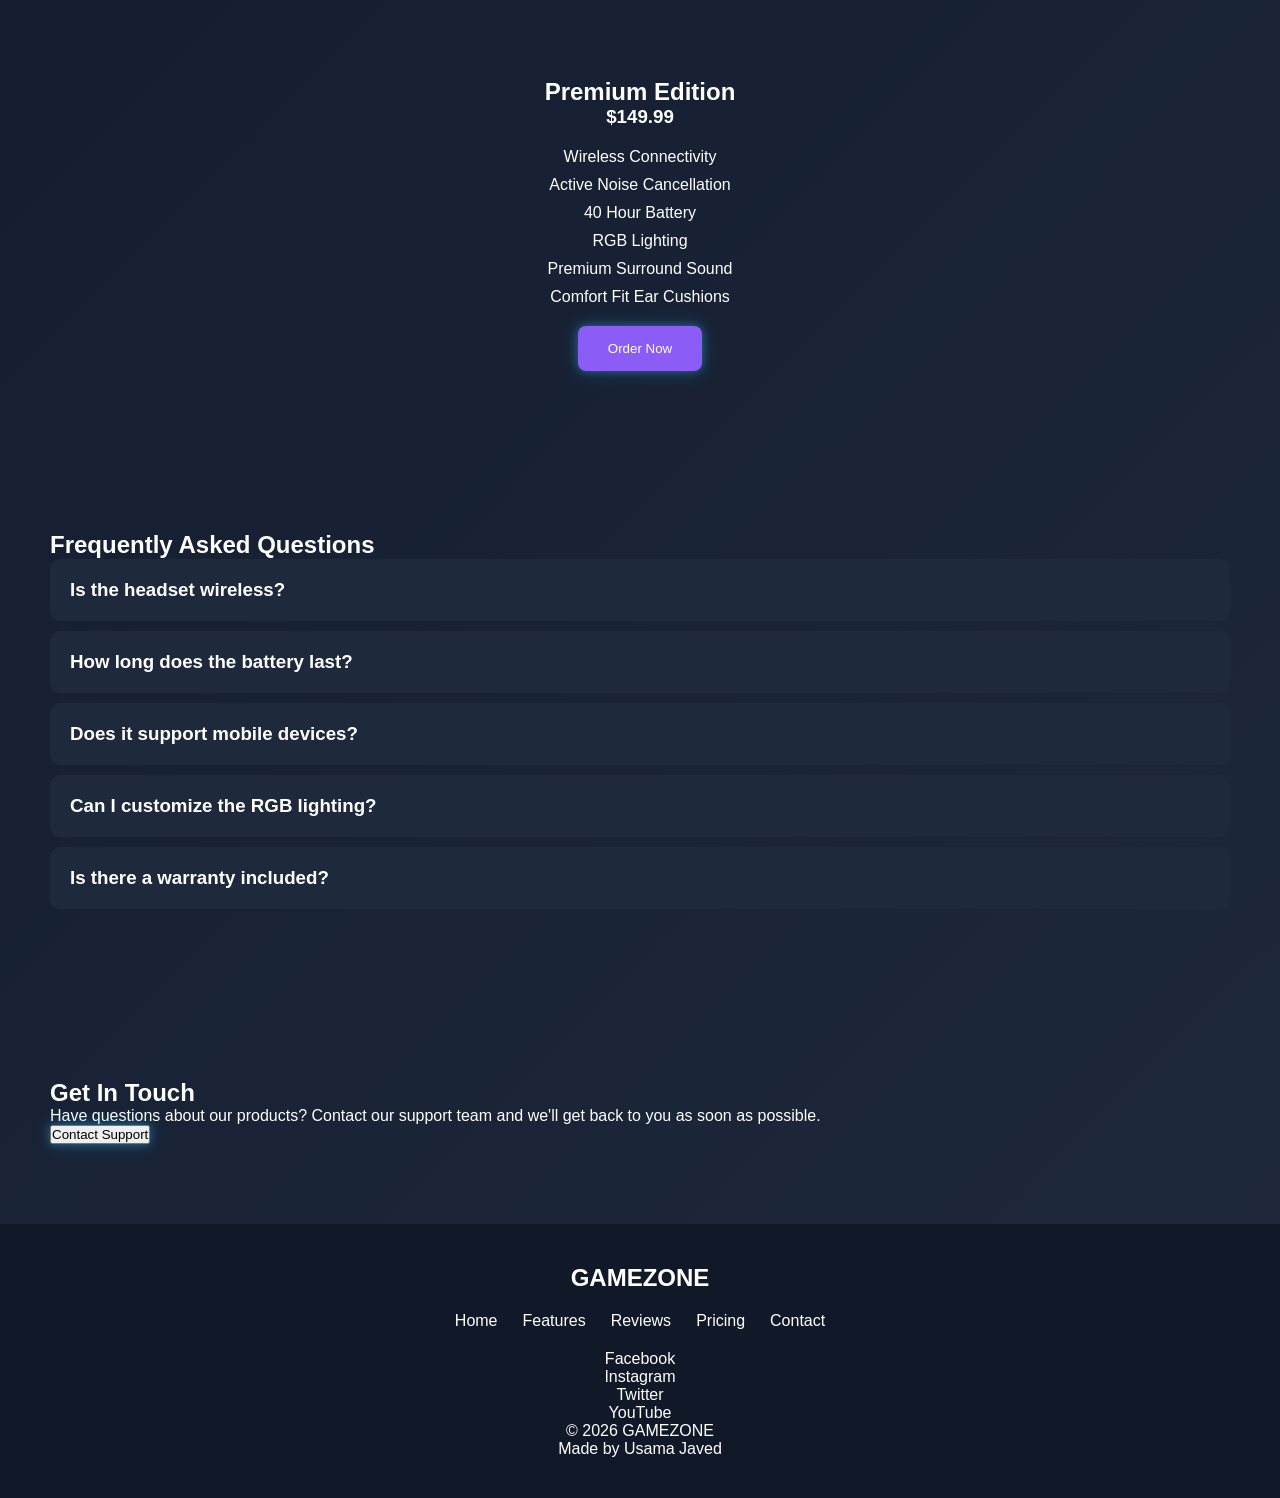
<file: Headphone shop.html>
<!DOCTYPE html>
<html lang="en">
<head>
    <meta charset="UTF-8">
    <meta name="viewport" content="width=device-width, initial-scale=1.0">
    <title>Document</title>
    <link rel="stylesheet" href="HS.css">
</head>
<body>
    <div class="blob blob1"></div>
<div class="blob blob2"></div>
    <header>
       <h1>GAMEZONE</h1>
       
       <nav>
        <a href="#">Home</a>
        <a href="#">Features</a>
        <a href="#">Reviews</a>
        <a href="#">Pricing</a>
        <a href="#">Contact</a>
       </nav>
       <button>Buy Now</button>


    </header>
    <main>
        <section class="hero">
            <div>
         <h1>Gaming Headphones</h1>
        <h2> Immersive Sound Experience</h2>
        <p> 
            Experience crystal-clear audio, deep bass,
                    and ultra-low latency with our premium
                    wireless gaming headphones designed for
                    competitive gamers and music lovers alike.
        </p>
        <h3> $149.99</h3>
        <button>Buy Now</button>
        <button> Learn More</button>
        </div>
        <div>
           <img alt="Heaphone image" title="This is the image of our product." src="Headphones.jpg">
        </div>

        </section>
        <section class="features">
            <h2>Why Choose Our Headphones?</h2>
            <div class="features-container">
            <article>
                <h3>Ultra Low Latency</h3>
                <p>Hear every footstep, shot, and movement
                    instantly with lightning-fast audio response.
                </p>
            </article>
            <article>
                <h3>40 Hour Battery</h3>
                <p>
                    Enjoy uninterrupted gaming sessions
                    without constantly reaching for a charger.
                </p>
            </article>
            <article>
                <h3>Noise Cancellation</h3>
                <p>
                    Block out distractions and stay focused
                    on your game or favorite music.
                </p>
            </article>
            <article>
                <h3>RGB Lightning</h3>
                <p>
                    Customizable RGB lightning gives your setup
                    a premium gaming look.
                </p>
            </article>
            </div>
        </section>
        <section class="reviews">
            <h2>What Gamers Say</h2>
            <div class="review-container">
            <article>
                <h3>★★★★★</h3>
                <p>
                    The sound quality is incredible.
                    I can hear every detail while gaming.
                </p>
                <p>- Alex Johnson</p>
            </article>
            <article>
                <h3>★★★★★</h3>

                <p>
                    Very comfortable even after
                    hours of use.
                </p>

                <p>- Sarah Williams</p>
            </article>
            <article>
                <h3>★★★★★</h3>

                <p>
                    Battery life exceeded my expectations.
                </p>

                <p>- David Smith</p>
            </article>
            </div>
            
        </section>
        <section class="pricing">
            <h2>Premium Edition</h2>

            <h3>$149.99</h3>

            <ul>
                <li>Wireless Connectivity</li>
                <li>Active Noise Cancellation</li>
                <li>40 Hour Battery</li>
                <li>RGB Lighting</li>
                <li>Premium Surround Sound</li>
                <li>Comfort Fit Ear Cushions</li>
            </ul>

            <button>Order Now</button>
        </section>

        <section class="faq">
            <h2>Frequently Asked Questions</h2>

            <article>
                <h3>Is the headset wireless?</h3>
            </article>

            <article>
                <h3>How long does the battery last?</h3>
            </article>

            <article>
                <h3>Does it support mobile devices?</h3>
            </article>

            <article>
                <h3>Can I customize the RGB lighting?</h3>
            </article>

            <article>
                <h3>Is there a warranty included?</h3>
            </article>
        </section>

        <section>
            <h2>Get In Touch</h2>

            <p>
                Have questions about our products?
                Contact our support team and we'll
                get back to you as soon as possible.
            </p>

            <button>Contact Support</button>
        </section>

    </main>

    <footer>

        <h2>GAMEZONE</h2>

        <nav>
            <a href="#">Home</a>
            <a href="#">Features</a>
            <a href="#">Reviews</a>
            <a href="#">Pricing</a>
            <a href="#">Contact</a>
        </nav>

        <p>Facebook</p>
        <p>Instagram</p>
        <p>Twitter</p>
        <p>YouTube</p>

        <p>© 2026 GAMEZONE</p>

        <p>Made by Usama Javed</p>

    </footer>

</body>

   
</html>
</file>
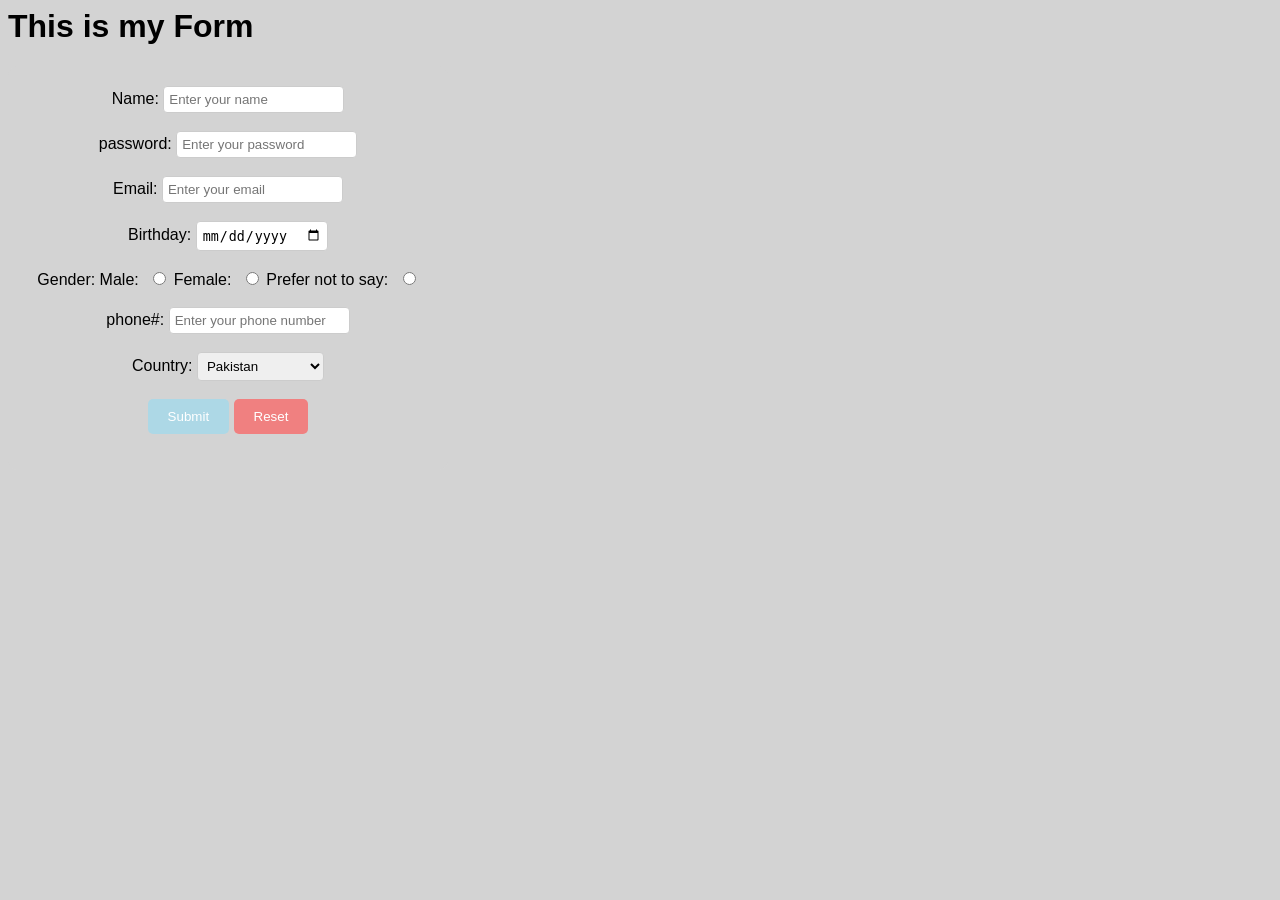
<file: learn.html>
<html>
    <head>  
        <title>My form</title>

    </head>
    <body style="background-color: lightgray; font-family: Arial, sans-serif;">
    <h1 Style=>This is my Form</h1>
    <div Style="background-color: lightgray; padding: 20px; border-radius: 10px; width: 400px;" align="center" border-align="center">
    <form>
        <label for="name">Name:</label>
        <input type="text" id="name" placeholder="Enter your name" minlength="3" maxlength="20" required style="padding: 5px; border: 1px solid #ccc; border-radius: 4px;" required>
        <br><br>
        <label for="password">password:</label>
        <input type="password" id="password" placeholder="Enter your password" style="padding: 5px; border: 1px solid #ccc; border-radius: 4px;" required>
        <br><br>
        <label for="email">Email:</label>
        <input type="email" id="email" placeholder="Enter your email" required style="padding: 5px; border: 1px solid #ccc; border-radius: 4px;" required>
        <br><br>
        <label for="date">Birthday:</label>
        <input type="date" id="date" required style="padding: 5px; border: 1px solid #ccc; border-radius: 4px;">
        <br><br>
        <label for="Gender">Gender:</label>
        
        <label for="Male">Male:</label>
        <input type="radio" id="Male" value="Male" name="Gender" style="margin-left: 10px;"> 
        <label for="Female">Female:</label>
        <input type="radio" id="Female" value="Female" name="Gender" style="margin-left: 10px;">
        <label for="Rather not say">Prefer not to say:</label>
        <input type="radio" id="Rather not say" value="Rather not say" name="Gender" style="margin-left: 10px;">
        <br><br>
        <label for="phone">phone#: </label>
        <input type="tel" id="phone" placeholder="Enter your phone number" style="padding: 5px; border: 1px solid #ccc; border-radius: 4px;">
        <br><br>
        <label for="Country">Country:</label>
        <select id="Country" name="Country" required style="padding: 5px; border: 1px solid #ccc; border-radius: 4px;">
            <option value="Pakistan">Pakistan</option>
            <option value="India">India</option>
            <option value="Russia">Russia</option>
            <option value="Japan">Japan</option>
            <option value="United States">United  States</option>
            <option value="United Kingdom">United Kingdom</option>
            <option value="Germany">Germany</option>
            <option value="France">France</option>
            <option value="Italy">Italy</option>
            <option value="Spain">Spain</option>
            <option value="Australia">Australia</option>
            <option value="Canada">Canada</option>
            <option value="Brazil">Brazil</option>
            <option value="Mexico">Mexico</option>
            <option value="South Africa">South Africa</option>
            <option value="China">China</option>
            <option value="Ghana">Ghana</option>

        </select> <br><br>

        <input type="submit"   value="Submit" Style="background-color: lightblue; color: white; padding: 10px 20px; border: none; border-radius: 5px; cursor: pointer; align">
        <input type="reset" value="Reset" Style="background-color: lightcoral; color: white; padding: 10px 20px; border: none; border-radius: 5px; cursor: pointer;">
        
    </form>
    </div>
        </body> 
    </html >
</file>
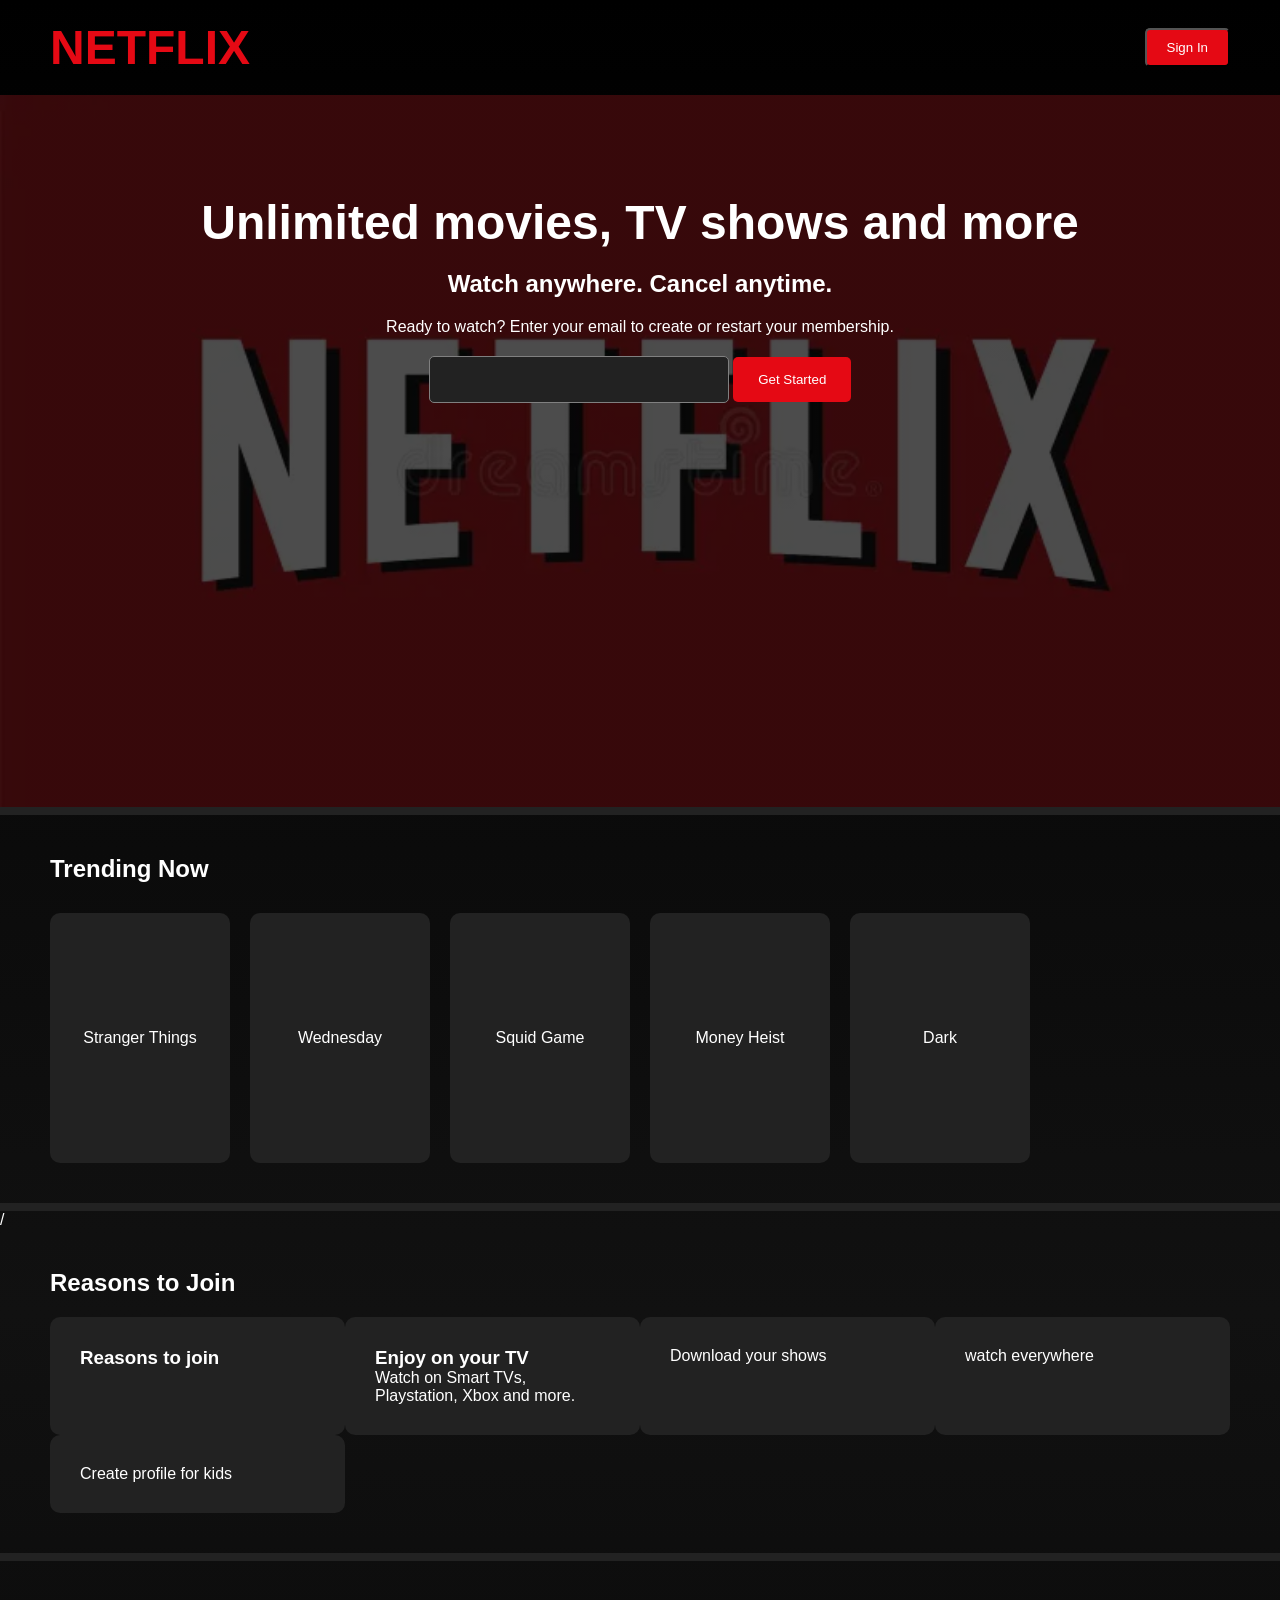
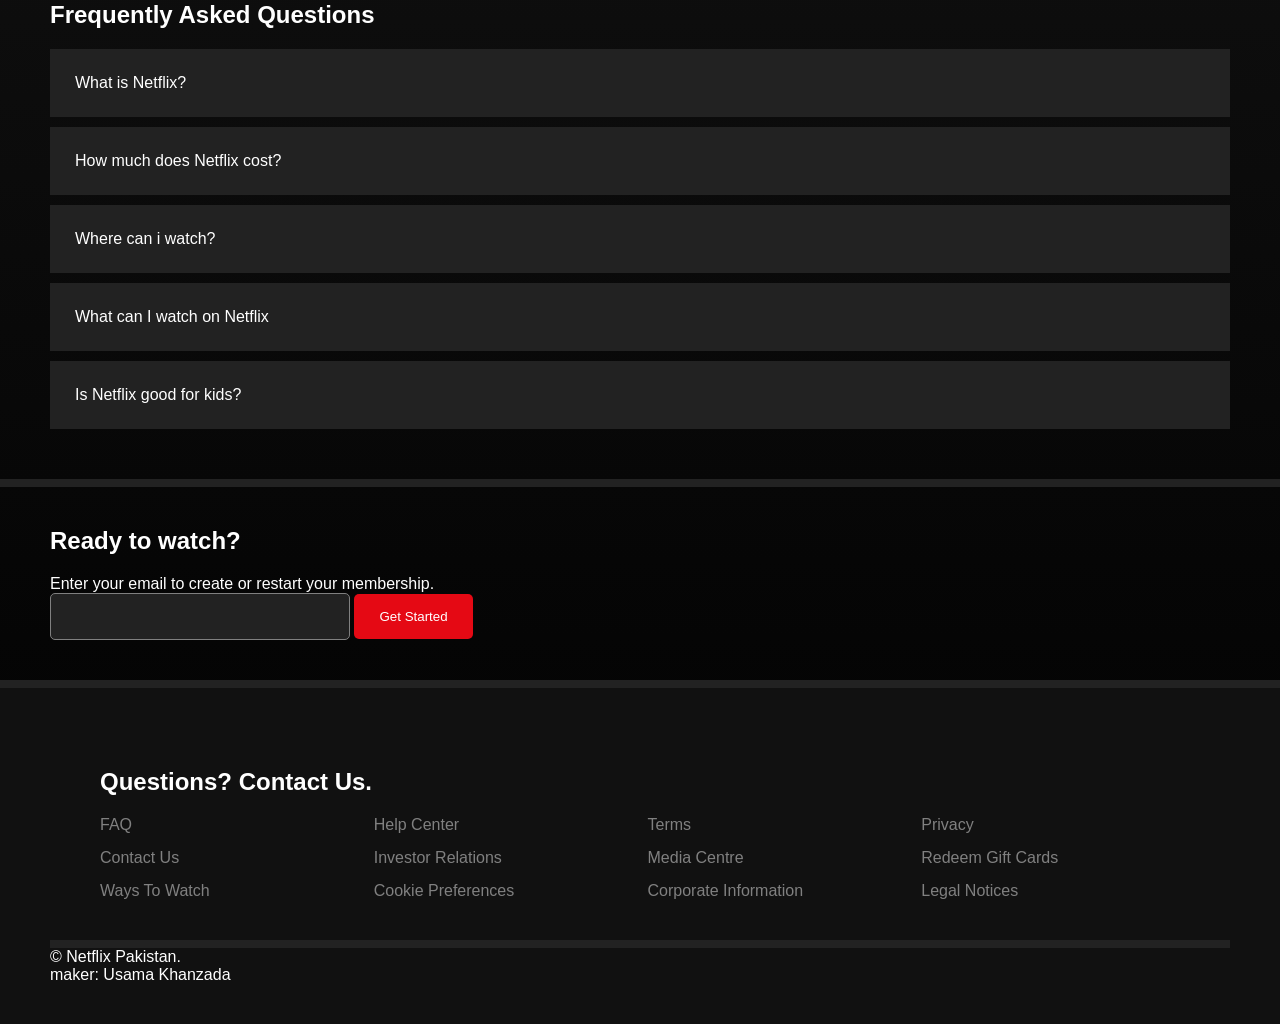
<file: Netflix.html>
<!DOCTYPE html>
<html lang="en">
<head>
    <meta charset="UTF-8">
    <meta name="viewport" content="width=device-width, initial-scale=1.0">
    <title>New Page</title>
    <link rel="stylesheet" href="new.css">
</head>
<body>
    <header>
        <h1>NETFLIX</h1>
        <button class="button1">Sign In</button>

    </header>
    
    <main>
        <section class="sec1">
            <h2>Unlimited movies, TV shows and more</h2>
           
            <h2>Watch anywhere. Cancel anytime.</h2>

            <P>Ready to watch? Enter your email to create or restart your membership.</P>
            <input class="email" type="email">
            <button class="button2">Get Started</button>
        </section>
        <section class="sec2">
            <h2>
                Trending Now
            </h2>
            <div class="movies">
               
            <div>Stranger Things</div>
            <div>Wednesday</div>
            <div>Squid Game</div>
            <div>Money Heist</div>
            <div>Dark</div>
            </div>
           
        </section>/
        <section class="sec3">
            <h2>Reasons to Join</h2>
            <div id="reasons">
                <article>
                    <h3>Reasons to join</h3>
                    <p></p>
                </article>
                <article>
                    <h3>Enjoy on your TV</h3>
                    <p>Watch on Smart TVs, Playstation, Xbox and more.</p>
                </article>
                <article>Download your shows</article>
                <article>watch everywhere</article>
                <article>Create profile for kids</article>
            </div>
        </section>
        <section class="sec4">
            <h2>Frequently Asked Questions</h2>
            <article>What is Netflix?</article>
            <article>How much does Netflix cost?</article>
            <article>Where can i watch?</article>
            <article>What can I watch on Netflix</article>
            <article>Is Netflix good for kids?</article>
        </section>
        

        <section class="sec5">
    <h2>Ready to watch?</h2>

    <p>
        Enter your email to create or
        restart your membership.
    </p>

    <input type="email">

    <button class="button2">Get Started</button>
</section>
    </main>
    <footer>
        <section class="sec6">
            <h2>Questions? Contact Us.</h2>
            <ul>
               <li><a href="#">FAQ</a></li>
               <li><a href="#">Help Center</a></li>
               <li><a href="#">Terms</a></li>
               <li><a href="#">Privacy</a></li>
               <li><a href="#">Contact Us</a></li>
               <li><a href="#">Investor Relations</a></li>
               <li><a href="#">Media Centre</a></li>
               <li><a href="#">Redeem Gift Cards</a></li>
               <li><a href="#">Ways To Watch</a></li>
               <li><a href="#">Cookie Preferences</a></li>
               <li><a href="#">Corporate Information</a></li>
               <li><a href="#">Legal Notices</a></li>
            </ul>
        </section>
        &copy; Netflix Pakistan.
        <br>
        maker: Usama Khanzada

    </footer>
</html>
</file>
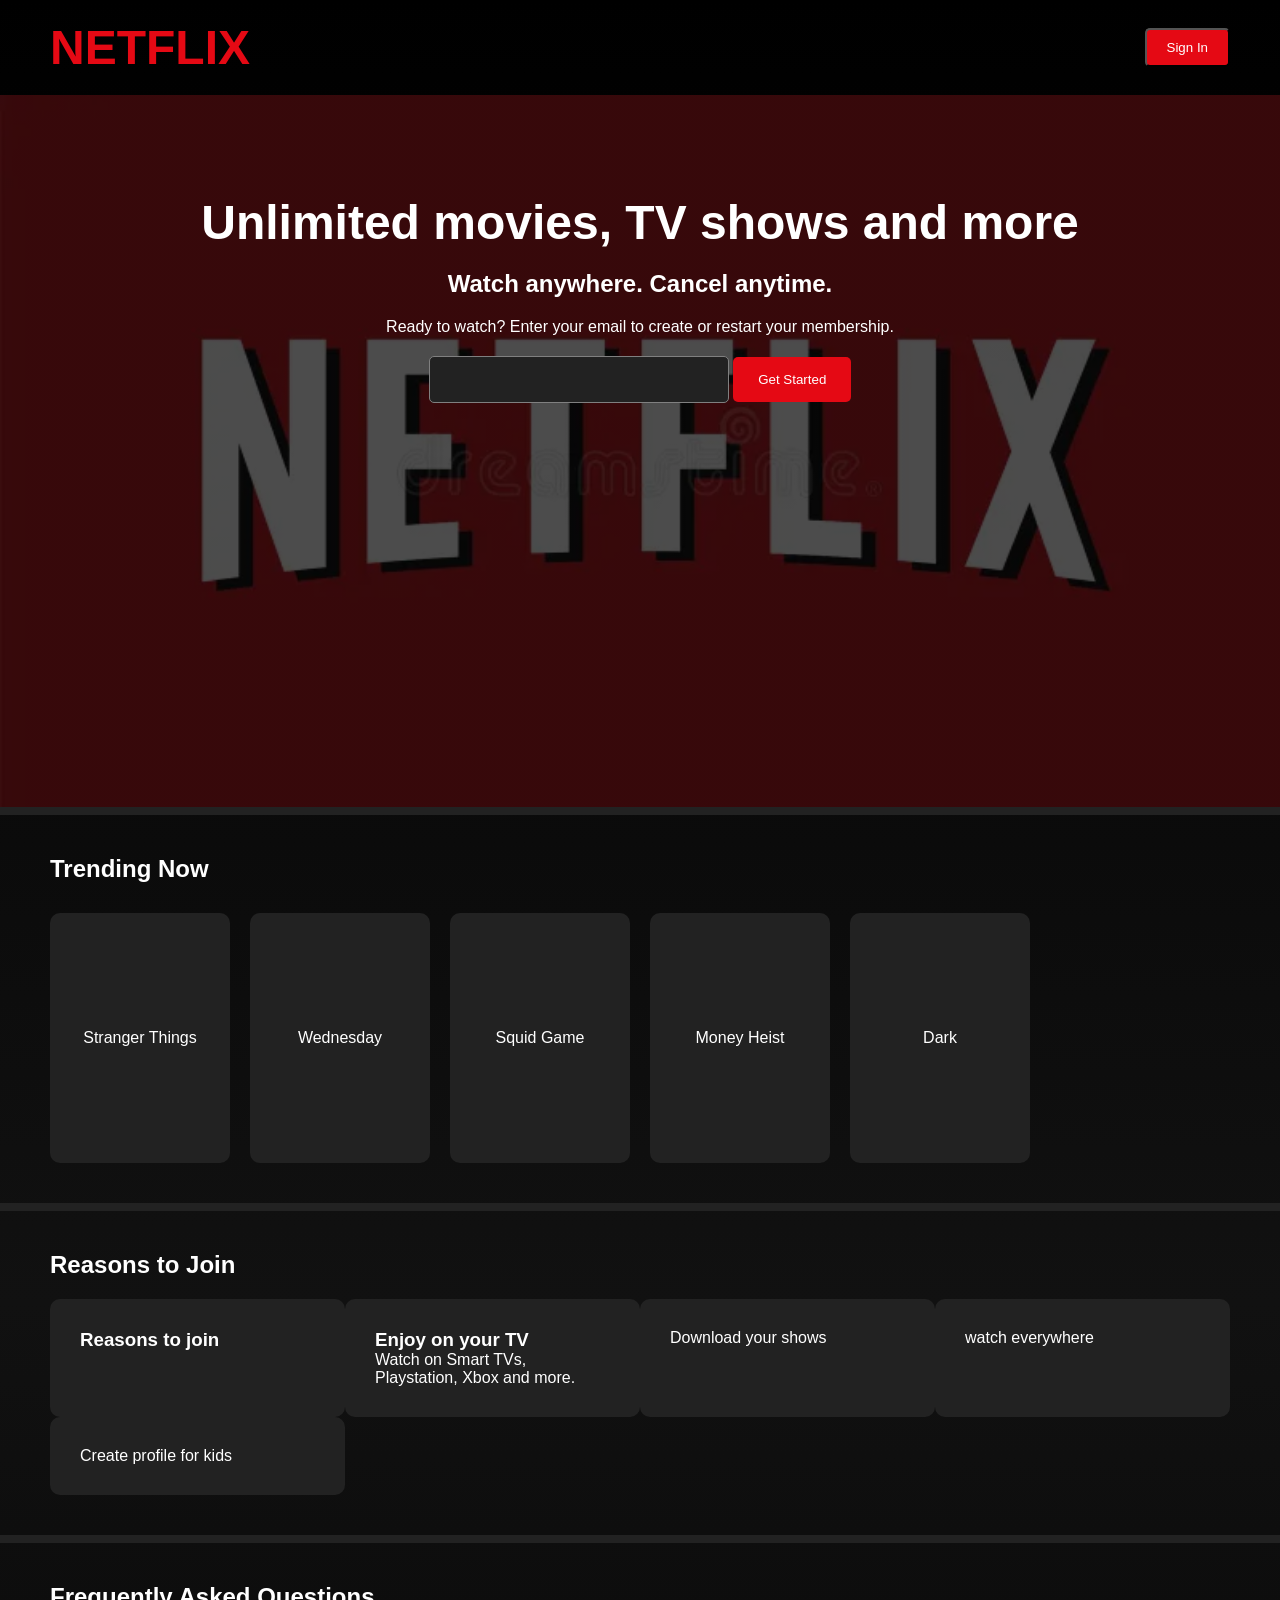
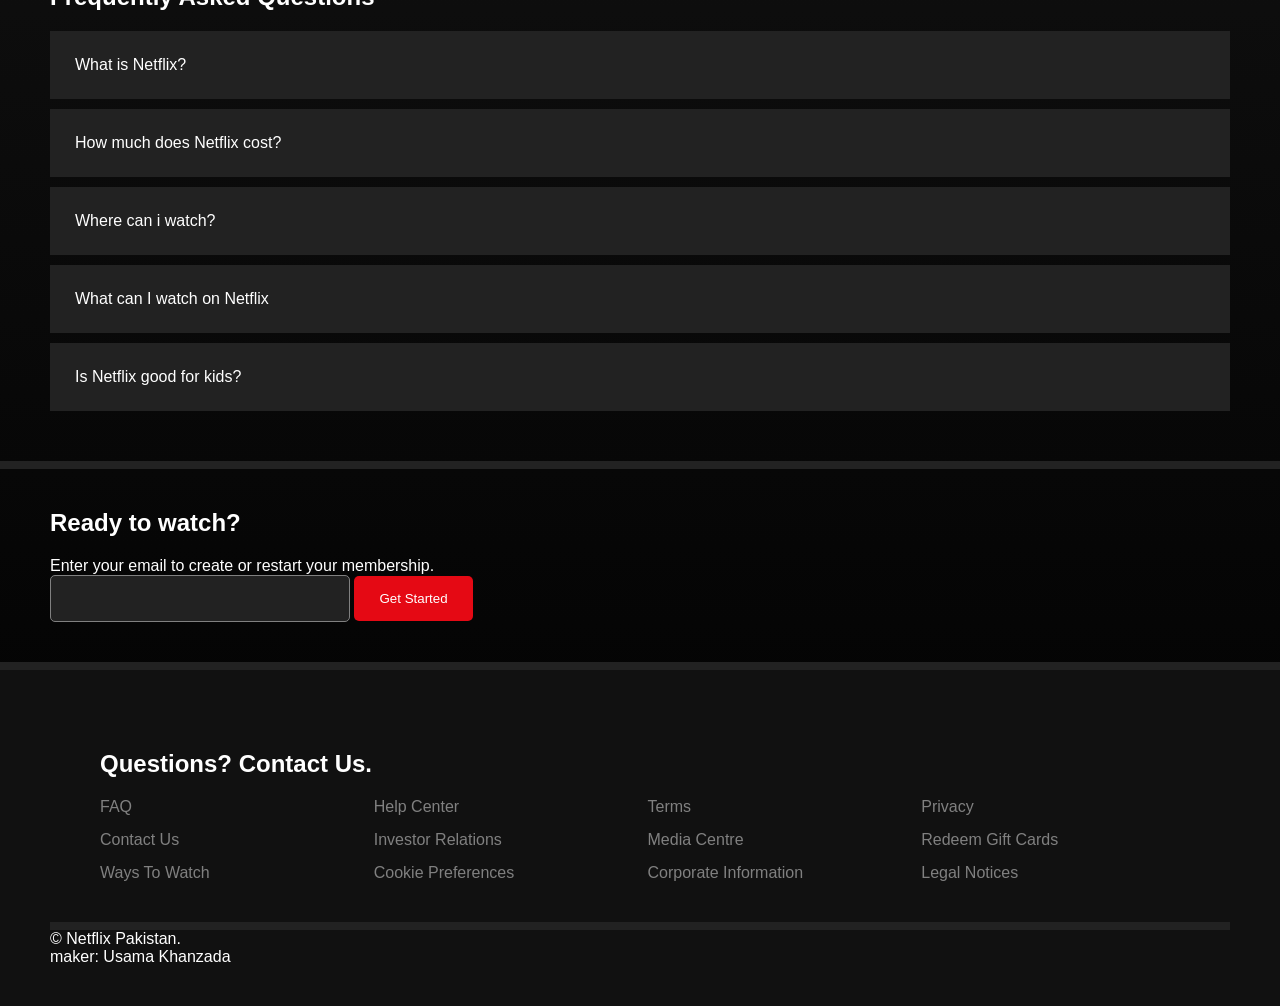
<file: New.html>
<!DOCTYPE html>
<html lang="en">
<head>
    <meta charset="UTF-8">
    <meta name="viewport" content="width=device-width, initial-scale=1.0">
    <title>New Page</title>
    <link rel="stylesheet" href="new.css">
</head>
<body>
    <header>
        <h1>NETFLIX</h1>
        <button class="button1">Sign In</button>

    </header>
    
    <main>
        <section class="sec1">
            <h2>Unlimited movies, TV shows and more</h2>
           
            <h2>Watch anywhere. Cancel anytime.</h2>

            <P>Ready to watch? Enter your email to create or restart your membership.</P>
            <input class="email" type="email">
            <button class="button2">Get Started</button>
        </section>
        <section class="sec2">
            <h2>
                Trending Now
            </h2>
            <div class="movies">
               
            <div>Stranger Things</div>
            <div>Wednesday</div>
            <div>Squid Game</div>
            <div>Money Heist</div>
            <div>Dark</div>
            </div>
           
        </section>
        <section class="sec3">
            <h2>Reasons to Join</h2>
            <div id="reasons">
                <article>
                    <h3>Reasons to join</h3>
                    <p></p>
                </article>
                <article>
                    <h3>Enjoy on your TV</h3>
                    <p>Watch on Smart TVs, Playstation, Xbox and more.</p>
                </article>
                <article>Download your shows</article>
                <article>watch everywhere</article>
                <article>Create profile for kids</article>
            </div>
        </section>
        <section class="sec4">
            <h2>Frequently Asked Questions</h2>
            <article>What is Netflix?</article>
            <article>How much does Netflix cost?</article>
            <article>Where can i watch?</article>
            <article>What can I watch on Netflix</article>
            <article>Is Netflix good for kids?</article>
        </section>
        

        <section class="sec5">
    <h2>Ready to watch?</h2>

    <p>
        Enter your email to create or
        restart your membership.
    </p>

    <input type="email">

    <button class="button2">Get Started</button>
</section>
    </main>
    <footer>
        <section class="sec6">
            <h2>Questions? Contact Us.</h2>
            <ul>
               <li><a href="#">FAQ</a></li>
               <li><a href="#">Help Center</a></li>
               <li><a href="#">Terms</a></li>
               <li><a href="#">Privacy</a></li>
               <li><a href="#">Contact Us</a></li>
               <li><a href="#">Investor Relations</a></li>
               <li><a href="#">Media Centre</a></li>
               <li><a href="#">Redeem Gift Cards</a></li>
               <li><a href="#">Ways To Watch</a></li>
               <li><a href="#">Cookie Preferences</a></li>
               <li><a href="#">Corporate Information</a></li>
               <li><a href="#">Legal Notices</a></li>
            </ul>
        </section>
        &copy; Netflix Pakistan.
        <br>
        maker: Usama Khanzada

    </footer>
</html>
</file>
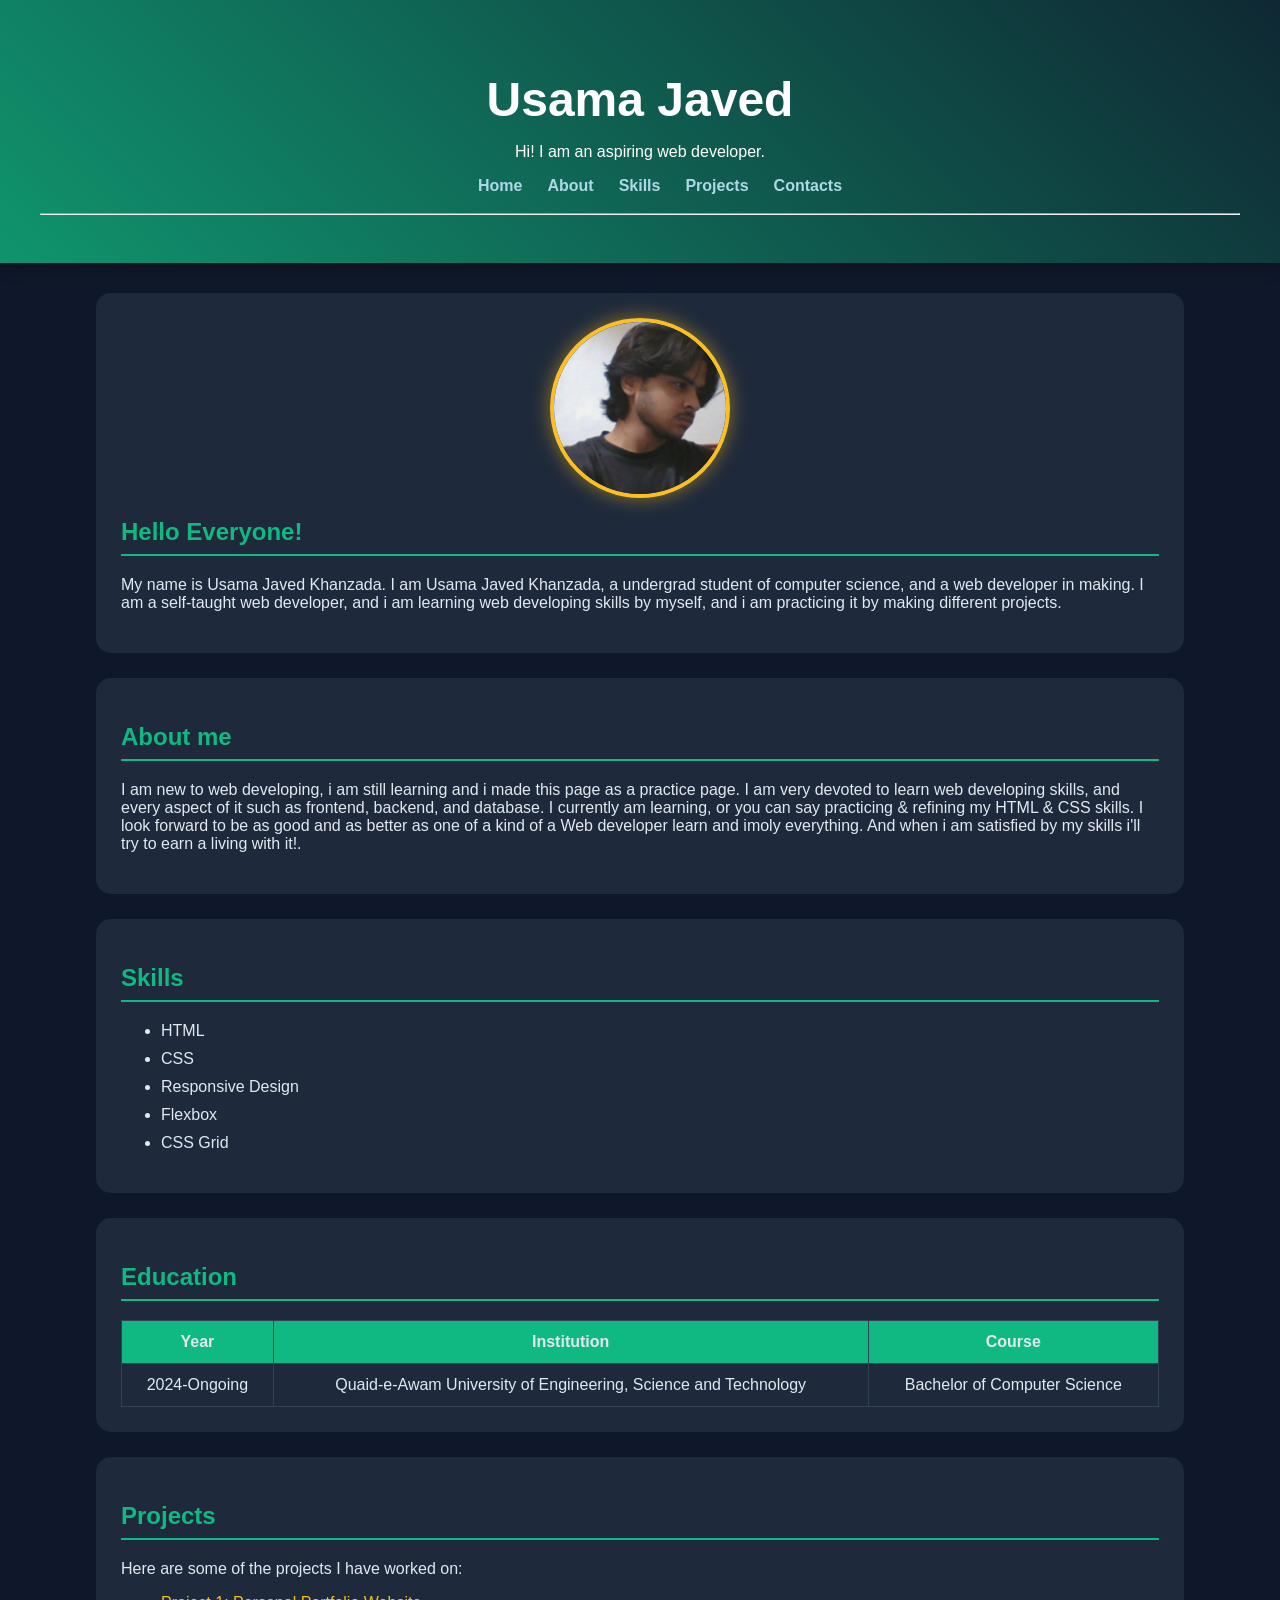
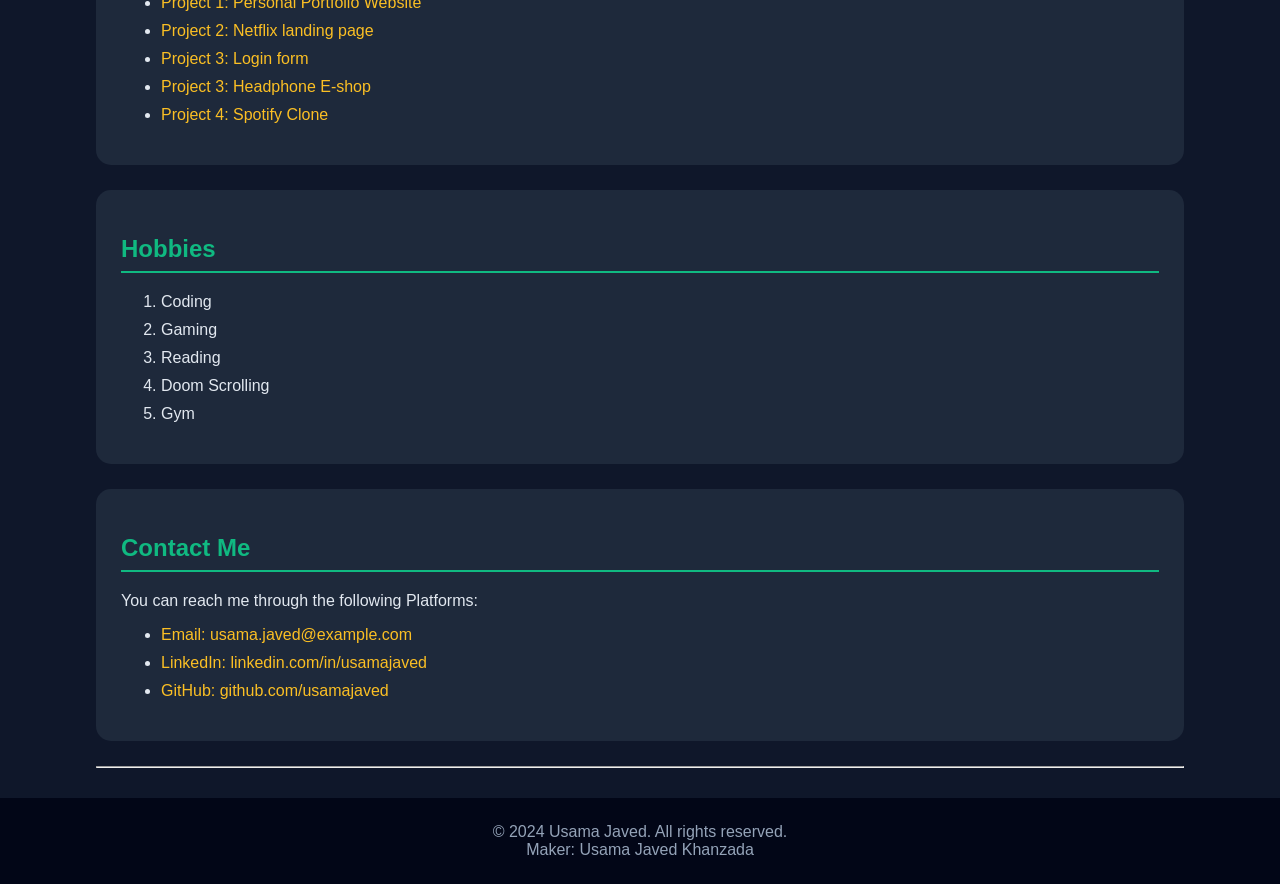
<file: Practice.html>
<!DOCTYPE html>
<html lang="en">
<head>
    <meta charset="UTF-8">
    <meta name="viewport" content="width=device-width, initial-scale=1.0">
    <title>Practice</title>
    <link rel="stylesheet" href="prc.css">
</head>
<body>
<header>
    <h1>Usama Javed</h1>
    <p>Hi! I am an aspiring web developer.</p>
    <nav  class="navbar">
        <ul>
            <li><a href="">Home</a></li>
            <li><a href="">About</a></li>
            <li><a href="">Skills</a></li>
            <li><a href="">Projects</a></li>
            <li><a href="">Contacts</a></li>
            
        </ul>
    </nav>
    <hr>
</header>
<main>
    <section>
        <img src="WIN_20251018_00_48_31_Pro.jpg" alt="This is a Portrait of the author" title="This is a Portrait Of Usama Javed" height="180" width="230">
        <h2>Hello Everyone!</h2>
        <p>
            My name is Usama Javed Khanzada.
            I am Usama Javed Khanzada, a undergrad student of computer science, and a web developer in making.
            I am a self-taught web developer, and i am learning web developing skills by myself, and i am practicing it by making different projects.
        </p>
        
    </section>
    <section>
        <h2>About me</h2>
        <p> 
            I am new to web developing, i am still learning and i made this page as a practice page.
            I am very devoted to learn web developing skills, and every aspect of it such as frontend, backend, and database.
            I currently am learning, or you can say practicing & refining my HTML & CSS skills.
            I look forward to be as good and as better as one of a kind of a Web developer learn and imoly everything.
            And when i am satisfied by my skills i'll try to earn a living with it!.
</p>
    </section>
    <section>
        <h2>Skills</h2>
       <ul>
        <li>HTML</li>
        <li>CSS</li>
        <li>Responsive Design</li>
        <li>Flexbox</li>
        <li>CSS Grid</li>
       </ul>
    </section>
    <section>
        <h2>Education</h2>
        <table id="ed-table">
            <thead>
                <tr>
                    <th>Year</th>
                    <th>Institution</th>
                    <th>Course</th>
                </tr>
                
            </thead>
            <tbody>
                    <tr>
                        <td>2024-Ongoing</td>
                        <td>Quaid-e-Awam University of Engineering, Science and Technology</td>
                        <td>Bachelor of Computer Science</td>
                    </tr>
                </tbody>
        </table>
    </section>
    <section>
        <h2>Projects</h2>
        <p>Here are some of the projects I have worked on:</p>
        <ul>
            <li><a href="Practice.html">Project 1: Personal Portfolio Website</a></li>
            <li><a href="Netflix.html">Project 2: Netflix landing page</a></li>
            <li><a href="Form.html">Project 3: Login form</a></li>
            <li><a href="Headphone shop.html">Project 3: Headphone E-shop</a></li>
            <li><a href="Spotify.html">Project 4: Spotify Clone</a></li>
        </ul>
    </section>
    <section>
        <h2>Hobbies</h2>
        <ol>
            <li>Coding</li>
            <li>Gaming</li>
            <li>Reading</li>
            <li>Doom Scrolling</li>
            <li>Gym</li>
        </ol>
    </section>
    <section>
        <h2>Contact Me</h2>
        <p>You can reach me through the following Platforms:</p>
        <ul>
            <li><a href="#">Email: usama.javed@example.com</a></li>
            <li><a href="#">LinkedIn: linkedin.com/in/usamajaved</a></li>
            <li><a href="#">GitHub: github.com/usamajaved</a></li>
        </ul>
    </section>
    <hr>

</main>
<footer>
    &copy; 2024 Usama Javed. All rights reserved.
    <br>
    Maker: Usama Javed Khanzada
</footer>
</body>
</html>
</file>
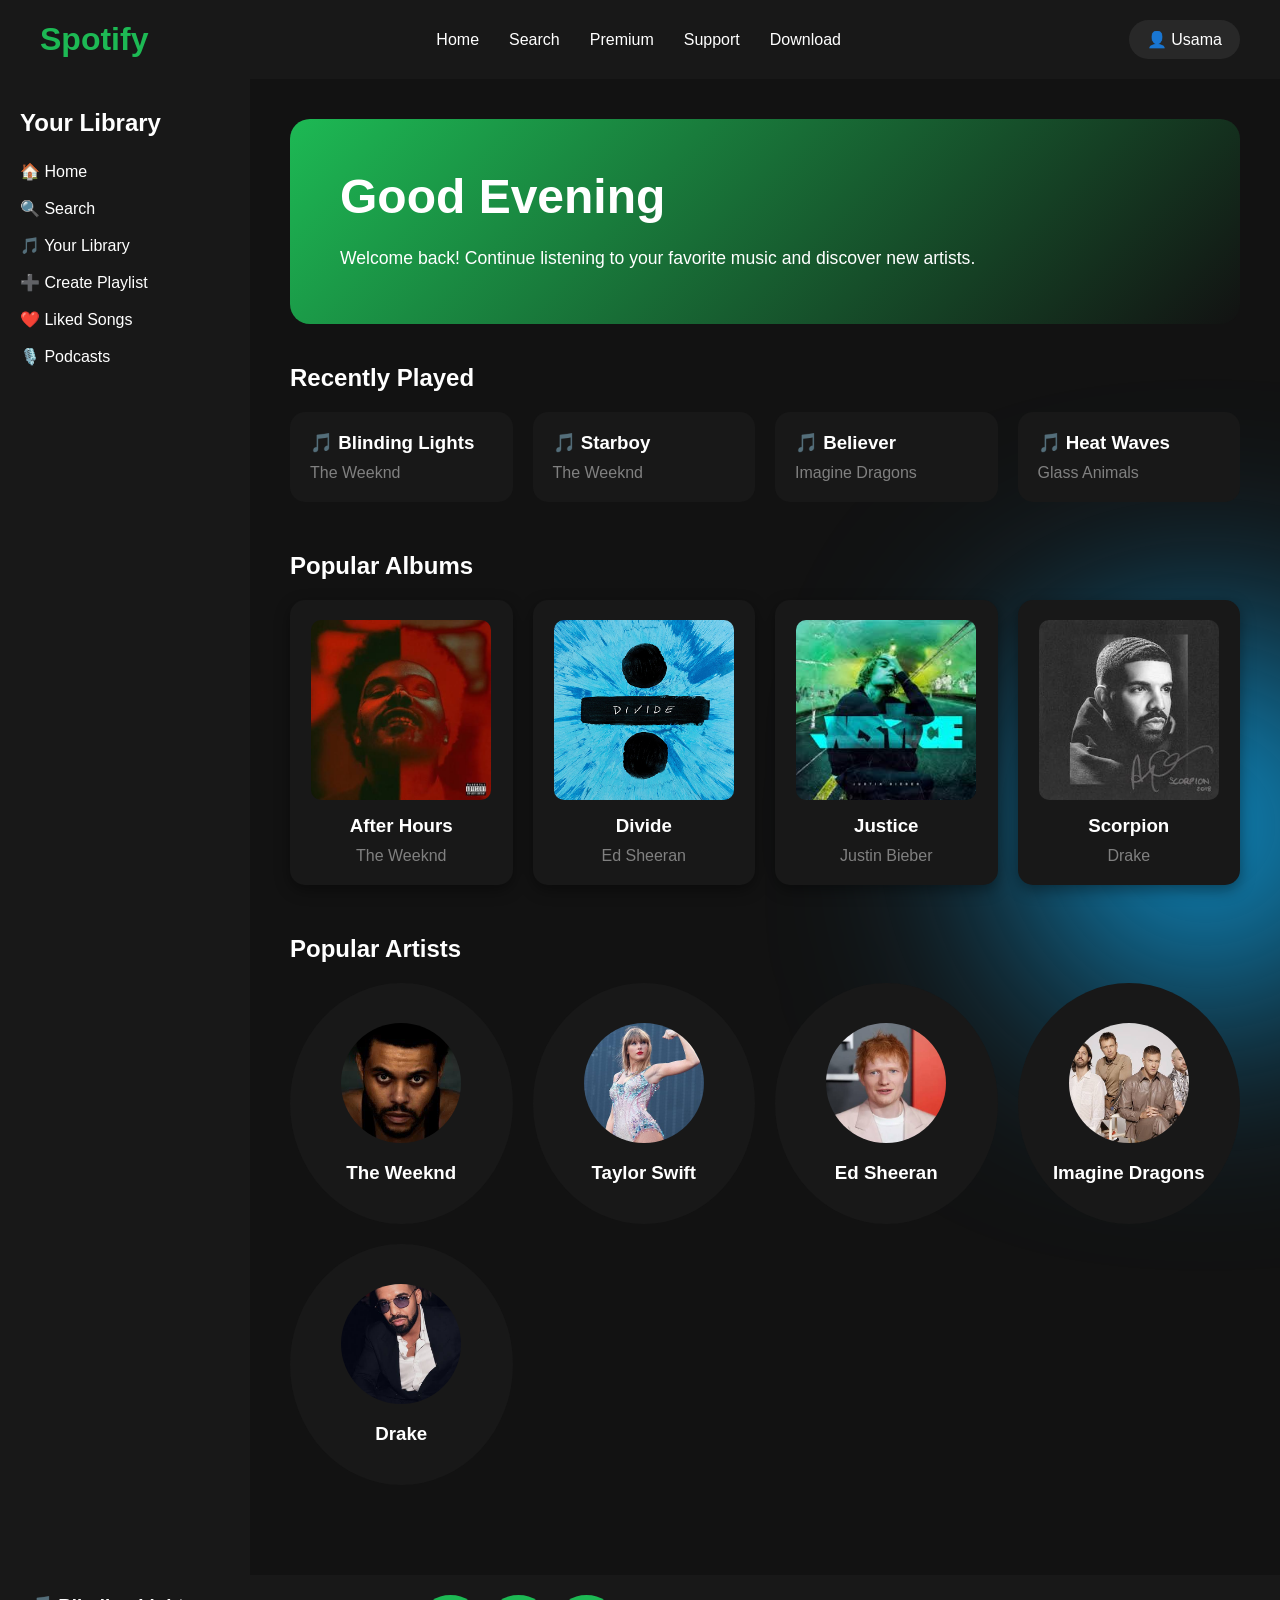
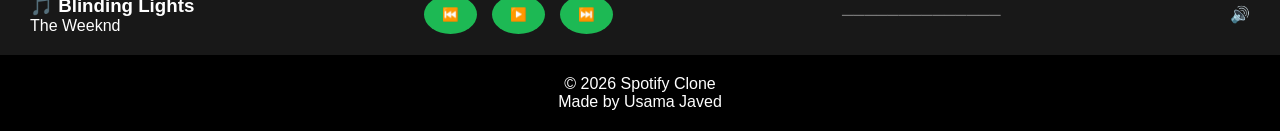
<file: Spotify.html>
<!DOCTYPE html>
<html lang="en">
<head>
    <meta charset="UTF-8">
    <meta name="viewport" content="width=device-width, initial-scale=1.0">
    <title>Spotify</title>
    <link rel="stylesheet" href="spotify.css">
</head>
<body>
    <div class="glow glow1"></div>
    <div class="glow glow2"></div>
    <header class="header">
        <h1 class="logo">Spotify</h1>
        <nav class="navbar">
            
                <a href="#">Home</a>
                <a href="#">Search</a>
                <a href="#">Premium</a>
                <a href="#">Support</a>
                <a href="#">Download</a>
           

        </nav>
        <div class="profile">
            👤 Usama
        </div>

    </header>
    <main class="container">
        <aside class="sidebar">
            <h2>Your Library</h2>
            <ul>
                 <li>🏠 Home</li>
                <li>🔍 Search</li>
                <li>🎵 Your Library</li>
                <li>➕ Create Playlist</li>
                <li>❤️ Liked Songs</li>
                <li>🎙️ Podcasts</li>
            </ul>
        </aside>
        <section class="content">
            <section class="hero">
                <h1>Good Evening</h1>
                <p>
                    Welcome back! Continue listening to your favorite
                    music and discover new artists.
                </p>
            </section>
            <section class="recentlyplayed">
                <h2>Recently Played</h2>
                <div class="song-container">
                    <article class="song-card">
                        <h3>🎵 Blinding Lights</h3>
                        <p>The Weeknd</p>
                    </article>
                     <article class="song-card">
                        <h3>🎵 Starboy</h3>
                        <p>The Weeknd</p>
                    </article>

                    <article class="song-card">
                        <h3>🎵 Believer</h3>
                        <p>Imagine Dragons</p>
                    </article>
                    <article class="song-card">
                        <h3>🎵 Heat Waves</h3>
                        <p>Glass Animals</p>
                    </article>

                    
                </div>

            </section>
            <section class="albums">

                <h2>Popular Albums</h2>

                <div class="album-container">

                    <article class="album-card">

                         <div class="play-button">

        ▶

    </div>

                        <img src="After hours.jfif" alt="Ater hours">
                        <h3>After Hours</h3>
                        <p>The Weeknd</p>
                    </article>

                    <article class="album-card">
                         <div class="play-button">

        ▶

    </div>


                        <img src="Divide.png" alt="Divide">
                        <h3>Divide</h3>
                        <p>Ed Sheeran</p>
                    </article>

                    <article class="album-card">
                         <div class="play-button">

        ▶

    </div>

                        <img src="Justice.jfif">

                        <h3>Justice</h3>
                        <p>Justin Bieber</p>
                    </article>

                    <article class="album-card">
                         <div class="play-button">

        ▶

    </div>

                        <img src="scorpion.jpg" alt="Scorpion" >
                        <h3>Scorpion</h3>
                        <p>Drake</p>
                    </article>

                </div>

            </section>

            
            <section class="artists">

                <h2>Popular Artists</h2>

                <div class="artist-container">

                    <article class="artist-card">
                        <img src="Wknd.jfif" alt="The Weeknd" >
                        <h3>The Weeknd</h3>
                    </article>

                    <article class="artist-card">
                        <img src="TS.jfif" alt="Taylor Swift">
                        <h3>Taylor Swift</h3>
                    </article>

                    <article class="artist-card">
                        <img src="Ed.jfif" alt="Ed Sheeran" >
                        <h3>Ed Sheeran</h3>
                    </article>

                    <article class="artist-card">
                        <img src="Idrag.jfif" alt="Imagine Dragons">
                        <h3>Imagine Dragons</h3>
                    </article>

                    <article class="artist-card">
                        <img src="Drake.jfif" alt="Drake">
                        <h3>Drake</h3>
                    </article>

                </div>

            </section>



        </section>
    

    </main>
    
        <footer class="music-player">

        <div class="song-info">
            <h3>🎵 Blinding Lights</h3>
            <p>The Weeknd</p>
        </div>

        <div class="controls">
            <button>⏮️</button>
            <button>▶️</button>
            <button>⏭️</button>
        </div>

        <div class="progress">
            <p>──────────────</p>
        </div>

        <div class="volume">
            🔊
        </div>

    </footer>

    
    <footer class="footer">

        <p>© 2026 Spotify Clone</p>

        <p>Made by Usama Javed</p>

    </footer>
</body>
</html>
</file>
<file: Style.css>
body{
    margin: 0px;
}
h1 {
    text-align: center;
}
.navbar ul{
    list-style-type: none;
    background-color: hsl(0, 1%, 20%);
    padding: 0px;
    margin: 0px;
    overflow: hidden;
    
}
.navbar ul a{
    color: white;
    text-decoration: none;
    padding:20px;
    display: block;
    text-align: center;
}
.navbar a:hover{
    background-color: hsl(0, 2%, 10%);
}
.navbar li{
    float: left;
}
</file>
<file: form.css>
*{
    margin: 0;
    padding: 0;
   box-sizing: border-box;
 
}
body{
    background: linear-gradient(
        135deg,
        #0f172a,
        #1e293b
    );
    font-family: Arial, Helvetica, sans-serif;
    color: white;
    min-height: 100vh;
}
main {
    display: flex;
    justify-content: center;
    align-items: center;
    min-height: 90vh;

}
section{
    background-color: #1e293b;
    width: 400px;
    padding: 40px;
    border-radius: 15px;
    box-shadow:
    0 10px 25px rgba(0,0,0,0.4);
     box-shadow: 
     0 0 30px rgba(56,189,248,0.15)
    0 15px 35px rgba(0,0,0,0.4);
  background: rgba(30,41,59,0.7);

    backdrop-filter: blur(15px);

    -webkit-backdrop-filter: blur(15px);

    border: 1px solid rgba(255,255,255,0.1);

    border-radius: 15px;

    padding: 40px;

    width: 400px;
}
h1{
    text-align: center;
    margin-bottom: 10px;
    font-size: 2.5rem;

}
section p{
    text-align: center;
    color: #94a3b8;
    margin-bottom: 25px;
}
label{
    display: block;
    margin-bottom: 8px;
    margin-top: 15px;
}
input[type="email"],
input[type="password"]{
    background-color: #0f172a;
    width: 100%;
    padding: 12px;
    border-radius:8px;
    border: 1px solid #334155;
    color:white;

}
input:focus{
    outline: none;
    border-color: #38bdf8;
    box-shadow:
    0 0 10px rgba{56,189,248,0.15},
    
}
.remember{
    display: flex;
    align-items: center;
    gap: 10px;
    margin-top: 15px;
}
button{
    width: 100%;
    padding: 12px;
    margin-top: 20px;
    border: none;
    border-radius: 8px;
    background-color: #38bdf8;
    color: white;
    font-size: 1rem;
    cursor: pointer;
    transition: 0.3s;
    box-shadow: 
    0 0 10px rgba(56,189,248,0.7),
    0 0 20px rgba(56,189,248,0.2);
    transition: 0.5s;
    
}
button:hover{
    box-shadow: 
    0 0 10px rgba(56,189,248,0.4),
    0 0 20px rgba(56,189,248,0.2);
    
    transform: translateY(-3px);
}
a{
    color: #38bdf8;
    text-decoration: none;
}
a:hover{
    text-decoration: underline;
}
.forgot{
    display: block;
    text-align: center;
    margin-top: 20px;
}
.signup{
    text-align: center;
    margin-top: 20px;
}
footer{
    text-align: center;
    color: #94a3b8;
    padding: 20px;

}
section{
    animation:floatUP 1s ease;
}
@keyframes floatUP{
    from{
        opacity: 0;
        transform: translateY(40px);
    }
    to{
        opacity: 1;
        transform: translateY(0);
    }
}
input[type="checkbox"]{
    
}
.blob{
    position: fixed;
    border-radius: 50%;
    filter: blur(80px);
    z-index: -1;
}
.blob1{
    width: 300px;
    height: 300px;
    background: #38bdf8;
    top: 10%;
    left: 10%;
    animation: floatBlob 8s infinite ease-in-out;
}
.blob2{
    width: 250px;
    height:250px;
    background: #6366f1;
    bottom: 10%;
    right: 10%;
    animation: floatBlob 9s infinite ease-in-out;
}
@keyframes floatBlob{
    0%{
        transform: translate(0,0);
    }
    50%{
        transform:translate(50px,-30px);

    }
    100%{
        transform:translate(0,0);

    }
}
h1{
    transition: 0.3s;
}
h1:hover{
    text-shadow:
        0 0 10px #38bdf8,
        0 0 20px #38bdf8,
        0 0 40px #38bdf8;

    transform: scale(1.03);
}
section{
    animation: cardEntry 0.8s ease;
}
@keyframes cardEntry{
    from{
        opacity: 0;

        transform:
            translateY(50px)
            scale(0.95);
    }

    to{
        opacity: 1;

        transform:
            translateY(0)
            scale(1);
    }
}
input{
    transition: 0.3s;
}
input:hover{
    border-color: #38bdf8;
}
</file>
<file: HS.css>
*{
    margin: 0;
    padding: 0;
    box-sizing: border-box;
}
body{
    background-image:
linear-gradient(
    135deg,
    #0f172a,
    #1e293b
);
background-attachment: fixed;
    font-family: Arial, Helvetica, sans-serif;
    background: linear-gradient(
        135deg,
        #0f172a,
        #1e293b
    );
    color: white;
}
header{
    display: flex;
    justify-content: space-between;
    align-items: center;
    padding: 20px 50px;
}
header h1{
    color: #38bdf8;
    font-size: 2.5rem;
}
nav{
    display: flex;
    gap: 25px;
}
nav a{
    color: white;
    text-decoration: none;
    transition: 0.3s;
}
nav a:hover{
    color: #38bdf8;
}
header button{
    background-color: #38bdf8;
    color:white;
    border:none;
    padding: 12px 20px;
    border-radius: 8px;
    cursor: pointer;
    transition: 0.3s;

}
header button:hover{
    transform: translateY(-3px);
}
.hero{
    display: flex;
    justify-content: : space-between;
    align-items: center;
    gap: 50px;
    padding: 100px 50px;
}
.hero h1{
    font-size: 4rem;
    margin-bottom: 20px;
}
.hero h2{
    color: #38bdf8;
    margin-bottom: 20px;
}
.hero p{
    line-height: 1.7;
    margin-bottom: 20px;
}
.hero h3{
    color: #8b5cf6;
    font-size: 2rem;
    margin-bottom: 20px;
}
.hero button{
    background-color: #38bdf8;
    color: white;
    border: none;
    padding: 15px 25px;
    border-radius: 8px;
    margin-right: 10px;
    cursor: pointer;
    transition: 0.3s;
}
.hero button:hover{
    transform: scale(1.05)
}
.hero div:last-child{
   display: flex;
    justify-content: center;
    align-items: center;

    width: 450px;
    height: 450px;

    background-color: transparent;
}

section{
    padding: 80px 50px;
}
.features{
    text-align: center;
}
.features article{
    background-color: #1e293b;
    padding: 25px;
    border-radius: 15px;
    margin-top: 20px;

}
.features-container{
    display: grid;
    grid-template-columns: repeat(auto-fit,minmax(250px,1fr));
    gap: 20px;
}
.reviews article{
    background-color: #1e293b;

    padding: 25px;

    border-radius: 15px;
    margin-top: 5px;
}
.reivew-container{
    display:grid;
    grid-template-columns: repeat(auto-fit,minmax(250px,1fr));
    gap: 20px;
}
.pricing{
    text-align: center;
}
.pricing ul{
    list-style: none;
    margin: 20px 0;
}
.pricing li{
    margin: 10px 0;
}
.pricing button{
    background-color: #8b5cf6;
    color: white;
    border: none;
    padding: 15px 30px;
    border-radius: 8px;
    cursor: pointer;
    transition: 0.4s;

}
.pricing button:hover{
    transform: scale(1.10)
}
.faq article{
    background-color: #1e293b;
    padding: 20px;
    margin-bottom: 10px;
    border-radius: 10px;
    cursor: pointer;
}
.faq article:hover{
    background-color: #334155;
}
footer{
    background-color: #111827;
    padding: 40px;
    text-align: center;

}
footer nav{
    justify-content: center;
    margin: 20px 0;
}

article{
    transition: 0.3s;

}
article:hover{
    transform: translateY(-5px);
}
header h1{
    color: #38bdf8;

    font-size: 2.5rem;

    text-shadow:
        0 0 10px #38bdf8,
        0 0 20px #38bdf8;

    transition: 0.3s;
}
header h1:hover{
    transform: scale(1.05);

    text-shadow:
        0 0 15px #38bdf8,
        0 0 30px #38bdf8,
        0 0 50px #38bdf8;
}
.blob{
    position: fixed;

    border-radius: 50%;

    filter: blur(100px);

    z-index: -1;
}
.blob1{
    width: 300px;
    height: 300px;

    background: #38bdf8;

    top: 0;
    left: 0;

    animation: floatBlob 12s infinite ease-in-out;
}
.blob2{
    width: 350px;
    height: 350px;

    background: #8b5cf6;

    bottom: 0;
    right: 0;

    animation: floatBlob 15s infinite ease-in-out;
}
@keyframes floatBlob{
    0%{
        transform: translate(0,0);
    }

    50%{
        transform: translate(50px,-50px);
    }

    100%{
        transform: translate(0,0);
    }
}
.hero div:last-child{
    animation: floatCard 4s ease-in-out infinite;
}
@keyframes floatCard{
    0%{
        transform: translateY(0);
    }

    50%{
        transform: translateY(-15px);
    }

    100%{
        transform: translateY(0);
    }
}
.features article{
    background: rgba(30,41,59,0.6);

    backdrop-filter: blur(10px);

    border: 1px solid rgba(255,255,255,0.1);

    border-radius: 15px;

    padding: 25px;
}
button{
    box-shadow:
        0 0 10px rgba(56,189,248,0.4),
        0 0 20px rgba(56,189,248,0.2);

    transition: 0.3s;
}
button:hover{
    transform: translateY(-3px);

    box-shadow:
        0 0 15px rgba(56,189,248,0.8),
        0 0 35px rgba(56,189,248,0.5);
}
.hero{
    animation: heroEnter 1s ease;
}
@keyframes heroEnter{
    from{
        opacity: 0;

        transform:
        translateY(50px);
    }

    to{
        opacity: 1;

        transform:
        translateY(0);
    }
}
.features article:hover{
    transform:
        translateY(-10px);

    border-color: #38bdf8;
}
.reviews article:hover{
    box-shadow:
        0 0 20px rgba(139,92,246,0.5);
}
html{
    scroll-behavior: smooth;
}
.hero img{
    width: 400px;
    max-width: 450px;
    height: auto;
    object-fit: contain;
    border-radius: 15px;
}
</file>
<file: new.css>
*{
    margin: 0;
    padding: 0;
    box-sizing: border-box;
}
html{
    scroll-behavior: smooth;
}
header h1{
    cursor: pointer;
    transition: 0.3s;
}
header h1:hover{
    text-shadow:
    0 0 10px #E50914,
    0 0 20px #E50914;
    transform: scale(1.05);
}
body{
    background: linear-gradient(
        to bottom,
        #000000,
        #111111,
        #000000
    );
    color: white;
    font-family: Arial, Helvetica, sans-serif;
}
header{
    display: flex;
    justify-content: space-between;
    align-items: center;

    padding: 20px 50px;
}

header h1{
    color: #E50914;
    font-size: 3rem;
    font-weight: bold;
}
.button1{
    background-color:#E50914;
    color: white;
    padding: 10px 20px;
    border-radius: 5px;
    cursor: pointer;
}
.button1:hover{
    background-color: #c40812;
}
.sec1{
    text-align: center;
    padding: 100px 20px;

}
.sec1 h2:first-child
{
    font-size: 3rem;
    margin-bottom: 20px;
}
.sec1 h2:last-of-type{
    font-size: 1.5rem;
}
.sec1 p{
    margin:20px 0;
}
input{
    padding: 15px;
    width: 300px;
    border: 1px solid gray;
    border-radius: 5px;
    background-color: #222;
    color: white;
}
.button2{
    background-color: #E50914;
    color:white;
    border: none;
    padding: 15px 25px;
    border-radius: 5px;
    cursor: pointer;
}
.button2:hover{
      background-color: #c40812;
}
section h2{
    margin-bottom: 20px;
}
section{
    padding: 40px 50px;
    border-bottom: 8px solid #222;
}
section div{
    margin-top: 10px;
}
footer{
    padding: 40px 50px;
    background-color: #111;
}
footer ul{
    list-style: none;
}
footer li a{
    color: gray;
    text-decoration: none;
}
.movies{
    display: flex;
    gap: 20px;
    flex-wrap: wrap;
}
.movies div{
    background-color: #222;

    width: 180px;
    height: 250px;
    display: flex;
    justify-content: center;
    border-radius: 10px;
    align-items: center;
    cursor: pointer;
}
.movies div:hover{
    transform: scale(1.05);
    transition: 0.5s;
    background-color:#333;
    
}
.sec1{
    background-image: linear-gradient(
        rgba(0,0,0,0.7),
        rgba(0,0,0,0.7)
        ),
        url("netflixlogo.jpg");
        background-size: cover;
        background-position: center;
        min-height: 80vh;
}
.button1,
.button2{
    transition: 0.3s;
}
.button1:hover,
.button2:hover{
    transform: scale(1.05);
}
header h1{
    transition: 0.3s;
}
header h1:hover{
    transform:scale(1.05);
}
.sec4 article{
        background-color:#222;
        padding:25px;
        margin-bottom: 10px;
        cursor: pointer;
    }
.sec4 article:hover{
    background-color: #333;
}
footer ul{
    display: grid;
    grid-template-columns:repeat(4,1fr);
    gap: 15px;
}
#reasons{
    display: grid;
    grid-template-columns: 
    repeat(auto-fit,minmax(250px,1fr));
}
#reasons article{
    background-color: #222;
    padding: 30px;
    border-radius: 10px;
    transition: 0.3s;
}
#reasons article:hover{
    transform: translateY(-8px);
    background-color: #333;
}
@keyframes fadeUp{
    from{
        opacity: 0;
        transform: translateY(30px);
    }
    to{
        opacity: 1;
        transform: translateY(0);
    }
}
.sec1,
.sec2,
.sec3,
.sec4,
.sec5{
    animation: fadeUp 1s ease-in;
}
.button2{
    animation:pulse 2s infinite;
}
.button1{
    animation: pulse 2s infinite;
}
@keyframes pulse{
    0%{
        transform: scale(1);

    }
    50%{
        transform: scale(1.05);

    }
    100%{
        transform: scale(1);

    }
}
</file>
<file: prc.css>
html{
    scroll-behavior: smooth;
}
*{
    box-sizing: border-box;
}
body{
    
    font-family:"Segoe UI",sans-serif;
    background-color: #0f172a;
    color: #e2e8f0;

    margin: 0;
    padding: 0;
    line-height=1.7;
}
body{
    animation: fadeIn 1s ease-in;
}
@keyframes fadeIn {
    from{
        opacity: 0;
    }
    to {
        opacity: 1;
    }
}
header{
    animation: slidedown 1s ease;
    animation: gradientMove 8s infinite;
}
@keyframes slidedown {
    from {
        transform: translateY(-100px);
        opacity: 0;
    }
    to {
        transform: translateY(0);
        opacity: 1;
    }
}
@keyframes gradientMove {
    0% {
        background-position: left;
    }

    50% {
        background-position: right;
    }

    100% {
        background-position: left;
    }
}

header h1:hover{
    animation: bounce 0.6s;
}
@keyframes bounce{
    0% {
        transform: translateY(0);

    }
    30%{
        transform: translateY(-10px);

    }
    60%{
        transform: translateY(5px);
    }
    100%{
        transform: translateY(0);
    }
}
header p:hover{
    animation: bounce 0.6s;
}
@keyframes bounce{
    0% {
        transform: translateY(0);

    }
    30%{
        transform: translateY(-10px);

    }
    60%{
        transform: translateY(5px);
    }
    100%{
        transform: translateY(0);
    }
}
img{
    animation:float 3s ease-in-out infinite;
}
@keyframes float{
    0%{
        transform: translateY(0);
    }
    50%{
        transform: translateY(-10px);
    }
    100%{
        transform: translateY(0);
    }
}

header{
    background: linear-gradient(
        45deg,
        #10b981,
        #0f172a,
        #fbbf24
    );
    background-size: 300% 300%;
    
    color: white;
    text-align: center;
    padding: 40px;
    box-shadow: 0 4px 15px rgba(0,0,0,0.3);
}
header h1{
    font-size: 3rem;
    margin-bottom: 10px;
}
.navbar ul{
   
   list-style: none; 
   display: flex;
   justify-content: center;
   gap: 25px;
   padidng: 0;
   overflow: hidden;
   margin: 0;
}
.navbar a{
    color: #fbbf24;
    text-decoration: none;
    font-weight: bold;
    transition: 0.3s;
}
.navbar a:hover{
    background-color: hsl(160, 92%, 20%);
    transform: scale(1.1);
    border: solid 1px hsl(160, 92%, 20%);
    border-color:hsl(160, 92%, 20%);
    border-radius: 30px;
    border-width: 20px;
    transition: 0.5s;
}
.navbar li{
    float: left;
    margin-bottom: 10px;

}
li{
    margin-bottom: 10px;
}
.navbar a:visited{
    color: lightblue;
}
main{
    width: 85%;
    max-width: 1100px;
    margin: 30px auto;
}
section{
    background-color: #1e293b;
    margin: 25px 0;
    padding: 25px;
    border-radius: 15px;
    box-shadow: 0 8 20px rgba(0,0,0,0.25);
    transition: 0.3s;
}

h2{
    color: #10b981;
    border-bottom: 2px solid #10b981;
    padding-bottom: 8px;
}

img{
    width: 180px;
    height: 180px;

    border-radius: 50%;
    object-fit: cover;
    display: block;
    margin: auto;
    border: 4px solid #fbbf24;
    box-shadow: 0 0 20px rgba(251,191,36,0.5);
}
table{
    width: 100%;
    border-collapse: collapse;

}
th, td{
    border: 1px solid #334155;
    padding: 12px;
    text-align: center;
}
th{
    background-color: #10b981;
}
footer{
    background-color: #020617;
    color: #94a3b8;

    text-align: center;
    padding: 25px;
    
}
section:hover{
    transform: translateY(-8px);
    box-shadow: 0 12px 25px rgba(16,185,129,0.3);
    transition: 0.7s;
}

a{
    color: #fbbf24;
    text-decoration: none;
    transition: 0.3s;

}
a:hover{
    color: #10b981;
}


#ed-table{
    border: 1px solid black;
    border-collapse: collapse;
    width: 100%;
    

}
</file>
<file: spotify.css>
*{
    margin: 0;
    padding: 0;
    box-sizing: border-box;

}
body{
    font-family: Arial, Helvetica, sans-serif;
    background-color: #121212;
    color: white;
}
.header{
    display: flex;
    justify-content: space-between;
    align-items: center;
    padding: 20px 40px;
    background-color: #181818;

}
.logo{
    color:#1DB954;
    font-size: 2rem;
}
.navbar {
    display: flex;
    gap: 30px;
}
.navbar a{
    color: white;
    text-decoration: none;
    transition: .3s;
}
.navbar a:hover{
    color: #1DB954;
}
.profile{
    background-color: #282828;
    padding: 10px 18px;
    border-radius: 25px;
    cursor: pointer;
}
.container{
    display: flex;

}
.sidebar{
    width: 250px;
    min-height: 100vh;
    background-color: #181818;
    padding: 30px 20px;
}
.sidebar h2{
    margin-bottom: 25px;
}
.sidebar ul{
    list-style: none;
}
.sidebar li{
    margin-bottom: 18px;
    cursor: pointer;
    transition: .3s;
}
.sidebar li:hover{
    color: #1DB954;
    padding-left: 10px;
}
.content{
    flex: 1;
    padding: 40px;
}
.hero{
    background: linear-gradient(
        135deg,
        #1DB954,
        #121212
    );
    padding: 50px;
    border-radius: 20px;
    margin-bottom: 40px;
}
.hero h1{
    font-size: 3rem;
    margin-bottom: 20px;
}
.hero p{
    font-size: 1.1rem;
    line-height: 1.7;
}

.recentlyplayed{
    margin-bottom: 50px;
}
.recentlyplayed h2{
    margin-bottom:20px;
}
.song-container{
    display: grid;
    grid-template-columns: repeat(auto-fit, minmax(220px,1fr));
    gap: 20px;
}
.song-card{
    background-color: #181818;
    padding: 20px;
    border-radius: 15px;
    transition: .3s;
    cursor: pointer;
}
.song-card:hover{
    background-color: #282828;
    transform: translateY(-8px);
}
.song-card h3{
    margin-bottom: 10px;
}
.song-card p{
    color: gray;
}
.albums{
    margin-bottom: 50px;

}
.albums h2{
    margin-bottom: 20px;
}
.album-container{
    display: grid;
    grid-template-columns: repeat(auto-fit,minmax(220px,1fr));
    gap: 20px;
}
.album-card{
    background-color: #181818;
    padding:20px;
    border-radius: 15px;
    transition: .3s;
    cursor: pointer;
     position: relative;
    overflow: hidden;
}
.album-card:hover{
    background-color: #282828;
    transform: scale(1.03);

}
.album-card h3{
    margin-bottom: 10px;

}
.album-card p{
    color: gray;
}
.artists{
    margin-bottom: 50px;

}
.artists h2{
    margin-bottom: 20px;
}
.artist-container{
    display: grid;
    grid-template-columns: repeat(auto-fit, minmax(180px,1fr));
    gap: 20px;
}
.artist-card{
    background-color: #181818;
    padding: 40px 20px;
    border-radius: 50%;
    text-align: center;
    transition:.3s;
    cursor: pointer;
}
.artist-card:hover{
    background-color: #1DB954;
    transform: scale(1.05);
}
.music-player{
    background-color: #181818;
    display: flex;
    justify-content: space-between;
    align-items: center;
    padding: 20px 30px;

}
.controls{
    display: flex;
    gap:15px;

}
.controls button{
    background-color: #1DB954;
    border:none;
    color: white;
    padding: 12px 18px;
    border-radius: 50%;
    cursor: pointer;
    transition: .3s;

}
.controls button:hover{
    transform: scale(1.1);
}
.progress{
    color:gray;
}
.footer{
    background-color: black;
    text-align: center;
    padding: 20px;
    
}
.song-card,
.album-card,
.artist-card,
button{
    transition: .3s;
}
.album-card img{
    display: block;
    width: 180px;
    height: 180px;
    object-fit: cover;

    border-radius: 10px;
    margin: 0 auto 15px;
}
.artist-card img{
    width: 120px;
    height: 120px;
    border-radius:50%;
    object-fit: cover;
    margin-bottom: 15px;
}


.play-button{
    position: absolute;
    right: 20px;
    bottom: 95px;
    width: 50px;
    height: 50px;
    background-color: #1DB954;
    border-radius: 50%;
    display: flex;
    justify-content: center;
    font-size: 20px;
    opacity:0;
    transition: .3s;
    align-items: center;

}
.album-card:hover .play-button{
    opacity: 1;
    transform: translateY(-10px);
}
.album-card{
    text-align: center;
    box-shadow: 0 5px 15px rgba(0,0,0,.4);
}
.album-card:hover{
    box-shadow:
    0 15px 30px rgba(0,0,0,.6);
    transform: scale(1.05);
}
.song-card:hover{
    transform: translateY(-8px)
    scale(1.03);
}
.artist-card:hover{
    transform: scale(1.08);
}
.logo{

    transition:.3s;
}
.logo:hover{

    text-shadow:

    0 0 10px #1DB954,

    0 0 20px #1DB954,

    0 0 40px #1DB954;
}
.navbar a{

    position: relative;
}
.navbar a::after{

    content:"";

    position:absolute;

    left:0;

    bottom:-5px;

    width:0;

    height:2px;

    background:#1DB954;

    transition:.3s;
}
.navbar a:hover::after{

    width:100%;
}
.hero{

    animation:

    floatHero 4s infinite ease-in-out;
}
@keyframes floatHero{

0%{

transform:translateY(0);

}

50%{

transform:translateY(-8px);

}

100%{

transform:translateY(0);

}

}
.glow{

position:fixed;

border-radius:50%;

filter:blur(120px);

z-index:-1;
}
ow 1

.glow1{

width:300px;

height:300px;

background:#1DB954;

top:-100px;

left:-100px;
}
.glow2{

width:350px;

height:350px;

background:#0ea5e9;

bottom:-100px;

right:-100px;
}
/* =========================
   Mobile Responsive Design
========================= */

@media (max-width:768px){

    /* Header */
    .header{
        flex-direction:column;
        gap:20px;
        text-align:center;
        padding:20px;
    }

    /* Navigation */
    .navbar{
        flex-wrap:wrap;
        justify-content:center;
        gap:15px;
    }

    /* Main Layout */
    .container{
        flex-direction:column;
    }

    /* Sidebar */
    .sidebar{
        width:100%;
        min-height:auto;
        text-align:center;
    }

    .sidebar ul{
        display:flex;
        flex-wrap:wrap;
        justify-content:center;
        gap:15px;
    }

    .sidebar li{
        margin:0;
    }

    /* Content */
    .content{
        padding:20px;
    }

    /* Hero */
    .hero{
        padding:30px 20px;
        text-align:center;
    }

    .hero h1{
        font-size:2rem;
    }

    .hero p{
        font-size:1rem;
    }

    /* Song Cards */
    .song-container{
        grid-template-columns:1fr;
    }

    /* Album Cards */
    .album-container{
        grid-template-columns:1fr;
    }

    /* Artist Cards */
    .artist-container{
        grid-template-columns:repeat(2,1fr);
    }

    /* Album Images */
    .album-card img{
        width:150px;
        height:150px;
    }

    /* Artist Images */
    .artist-card img{
        width:90px;
        height:90px;
    }

    /* Music Player */
    .music-player{
        flex-direction:column;
        gap:20px;
        text-align:center;
    }

    /* Footer */
    .footer{
        font-size:14px;
    }

}
</file>
